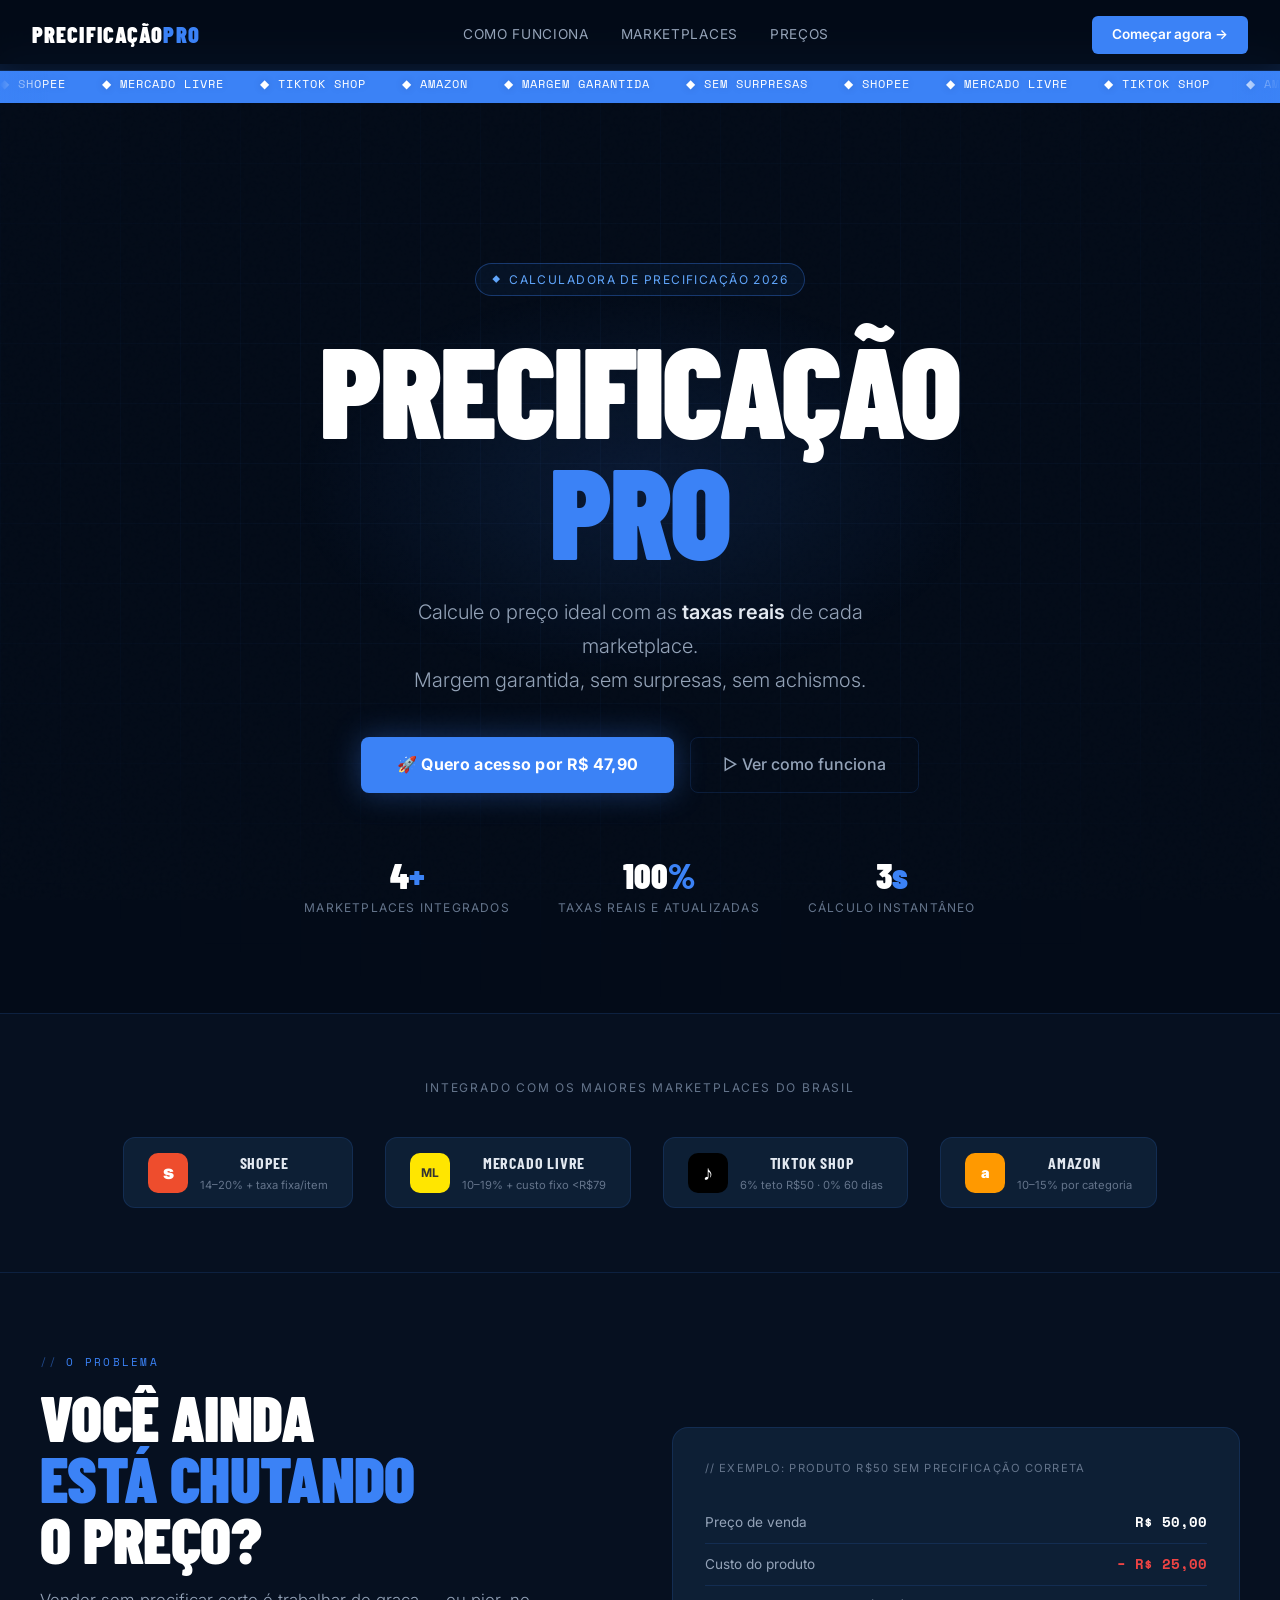
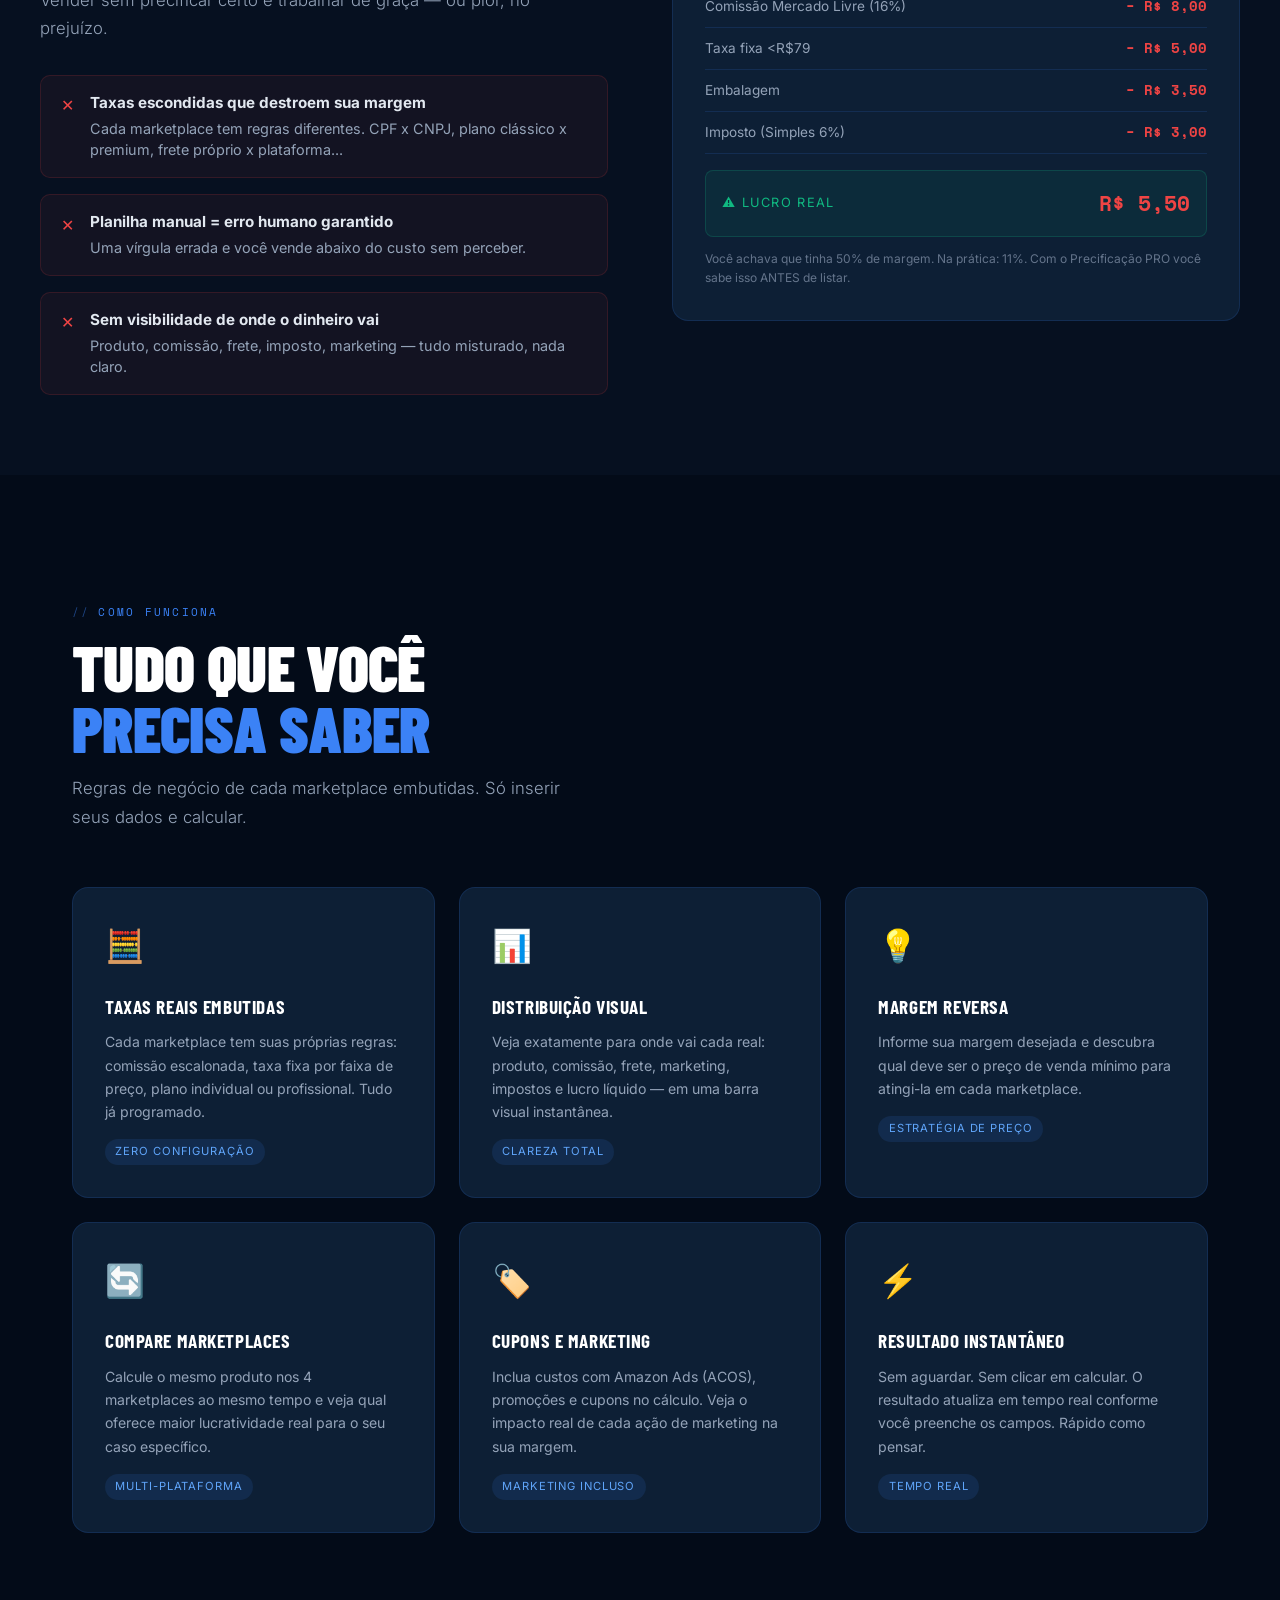
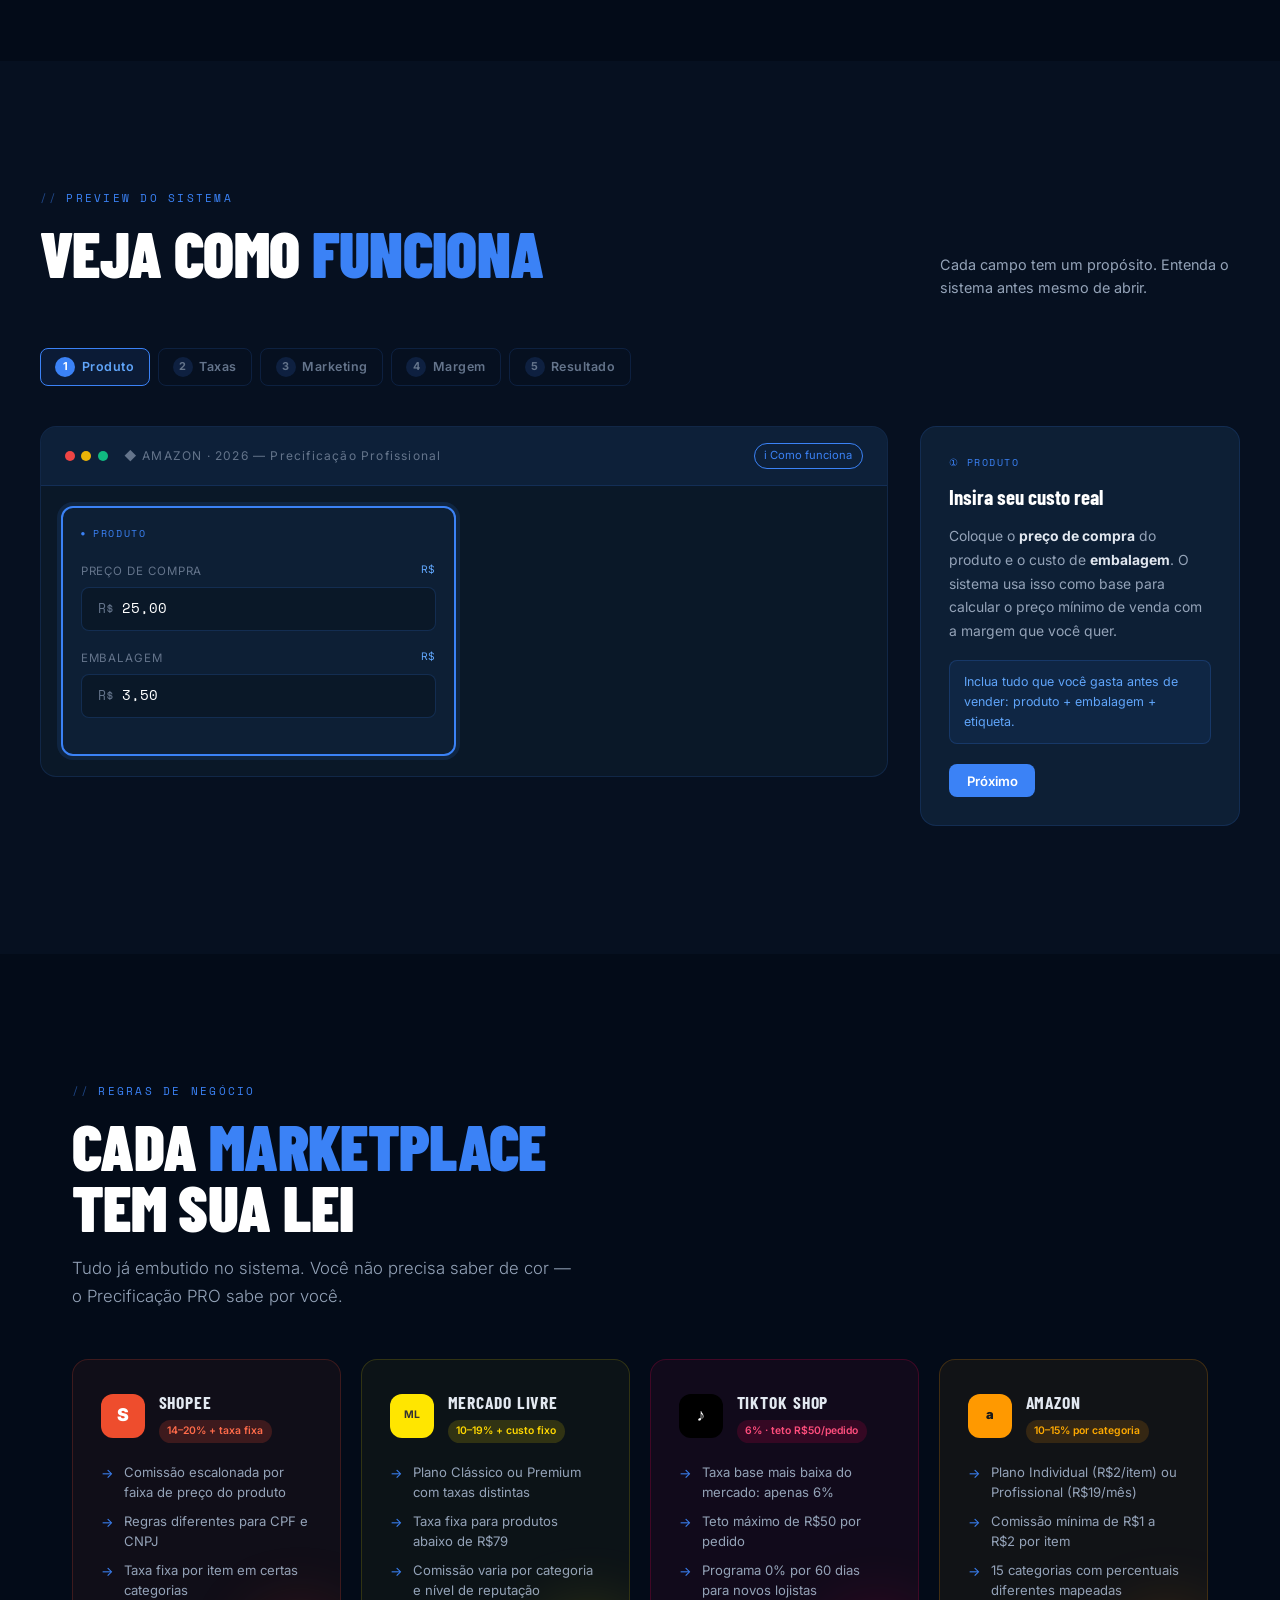
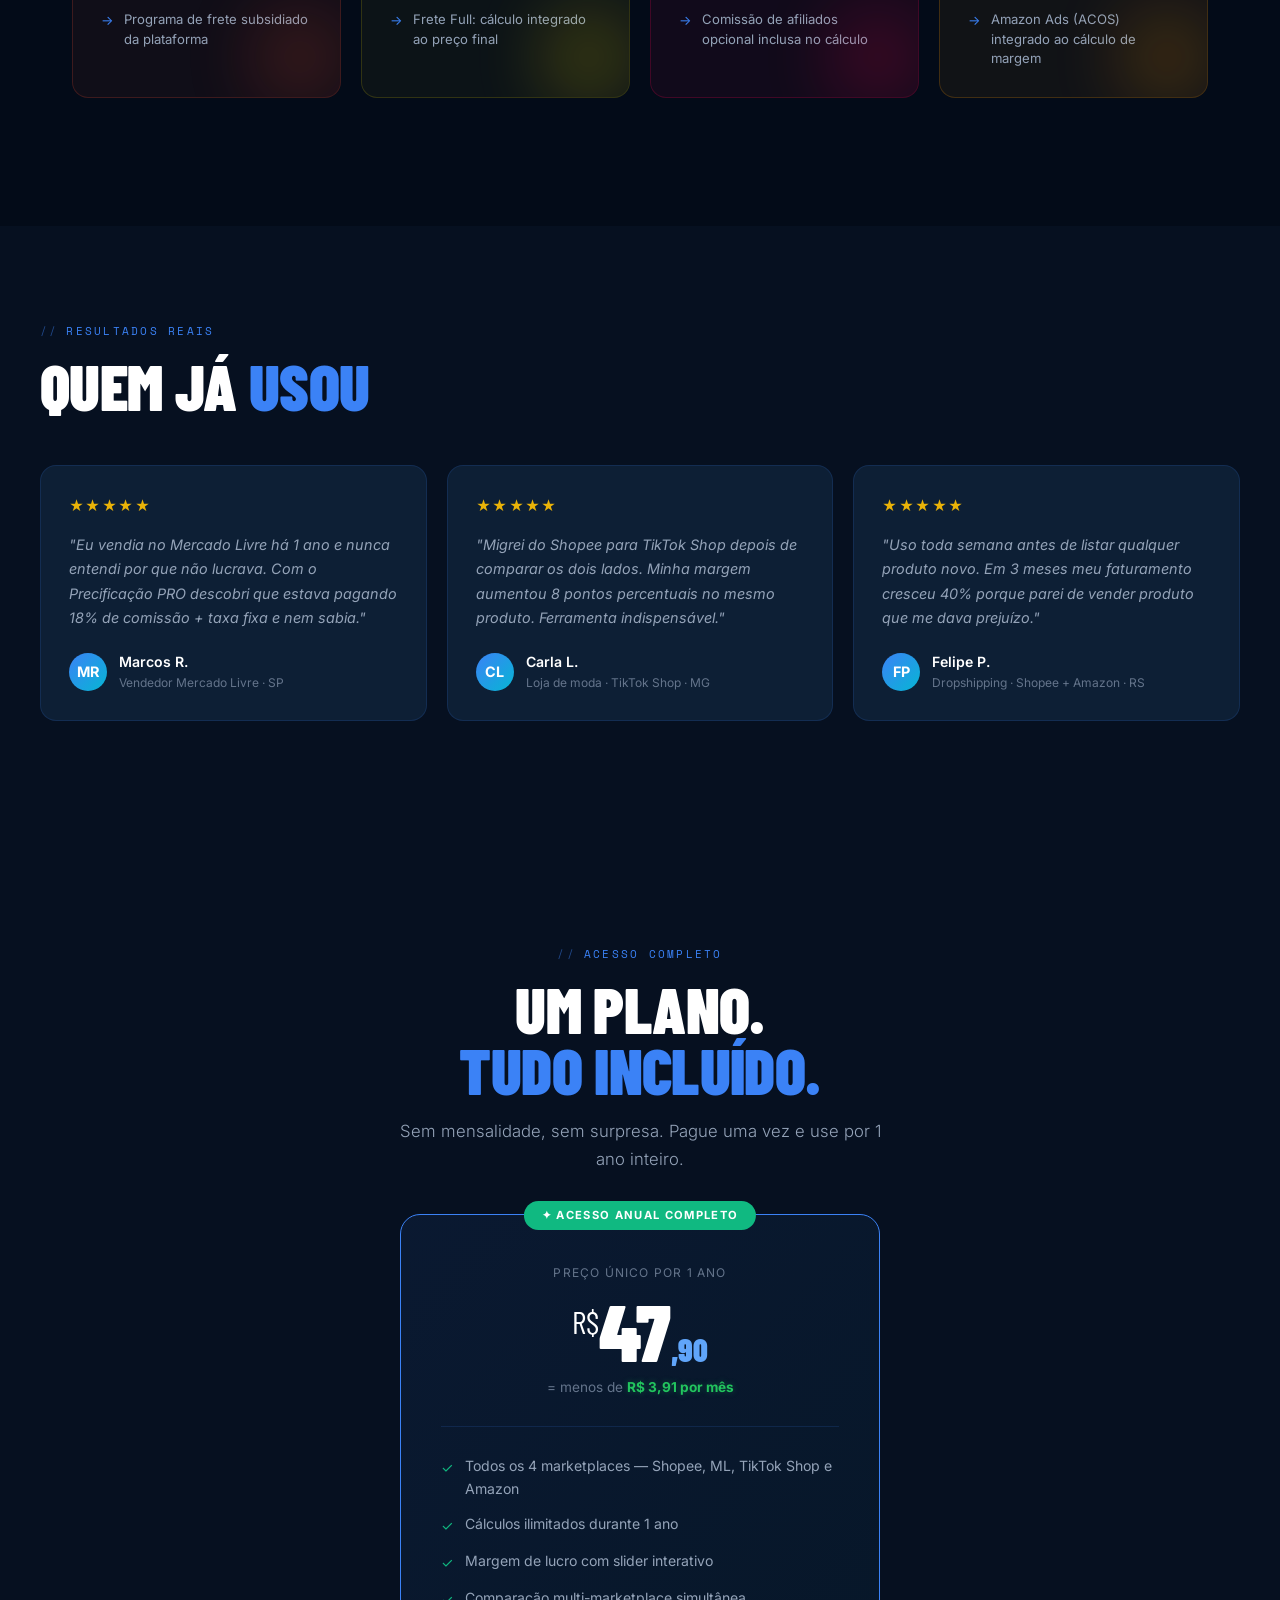
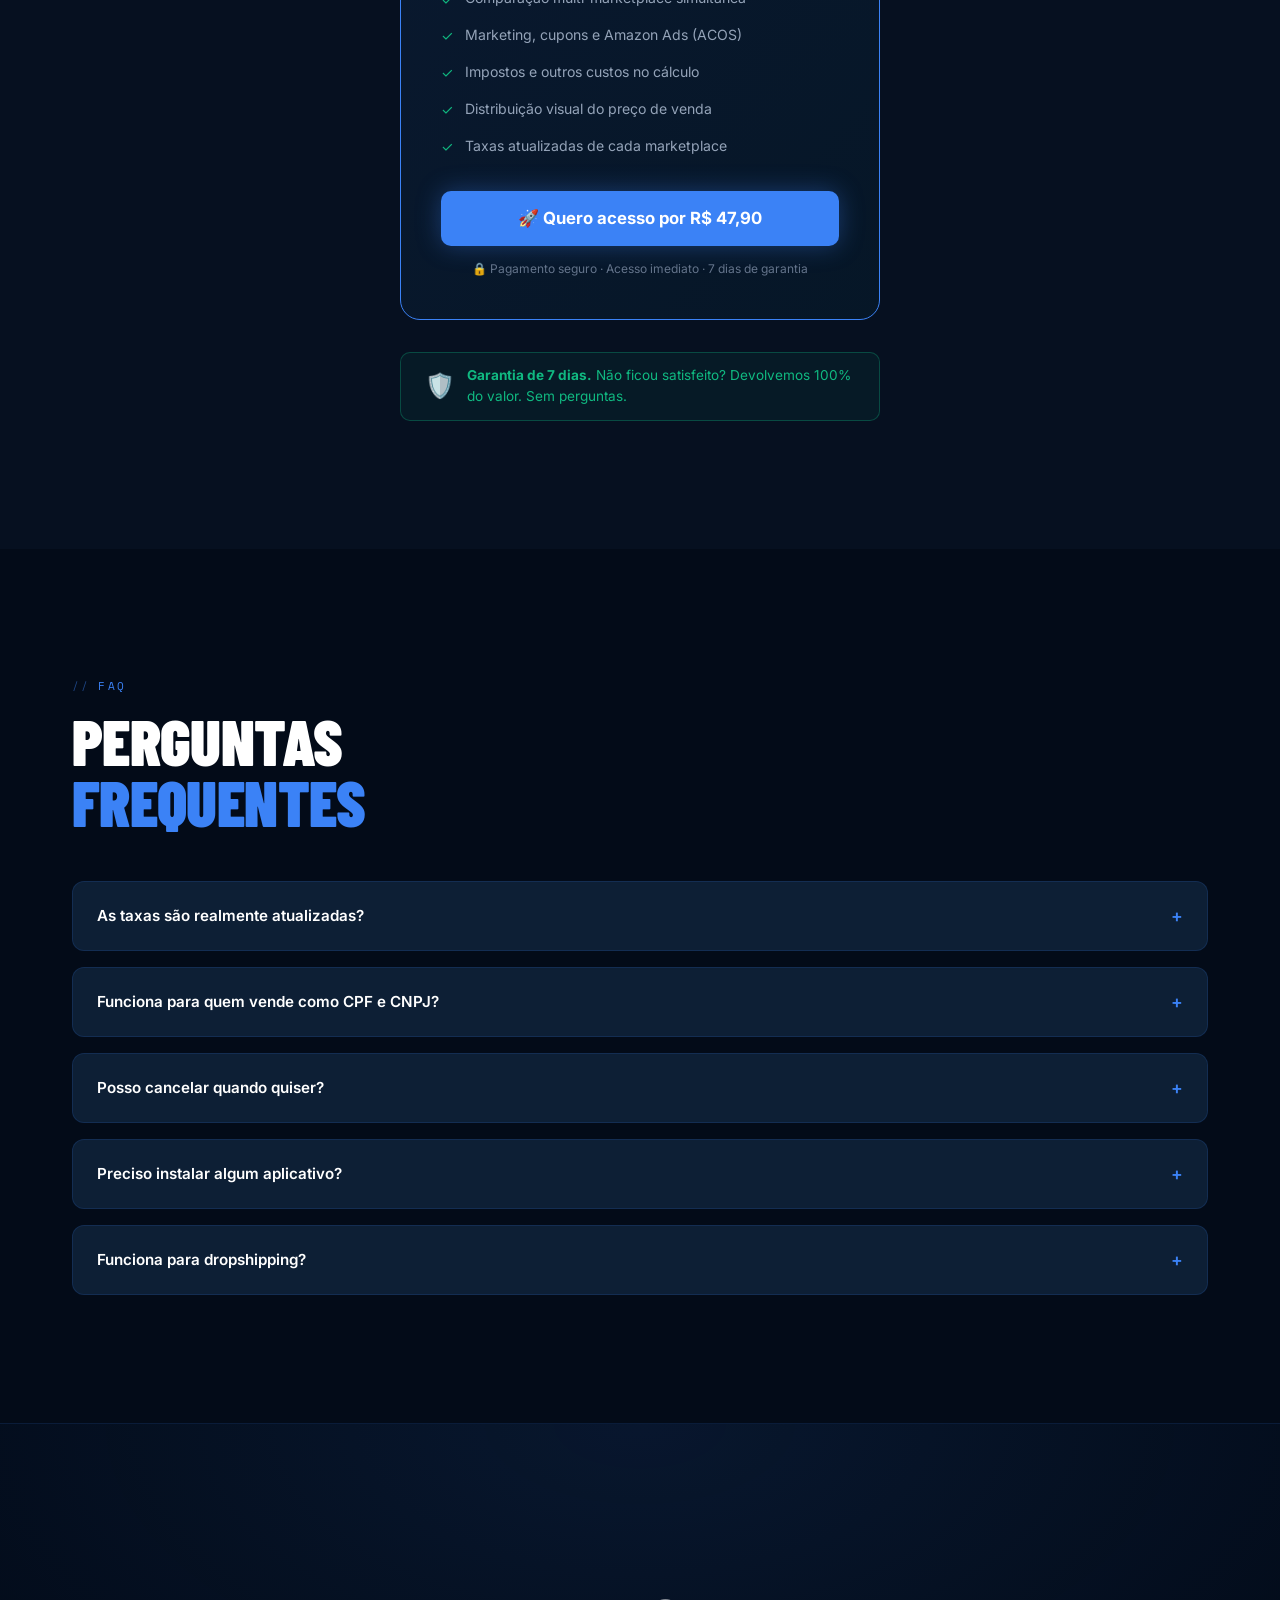
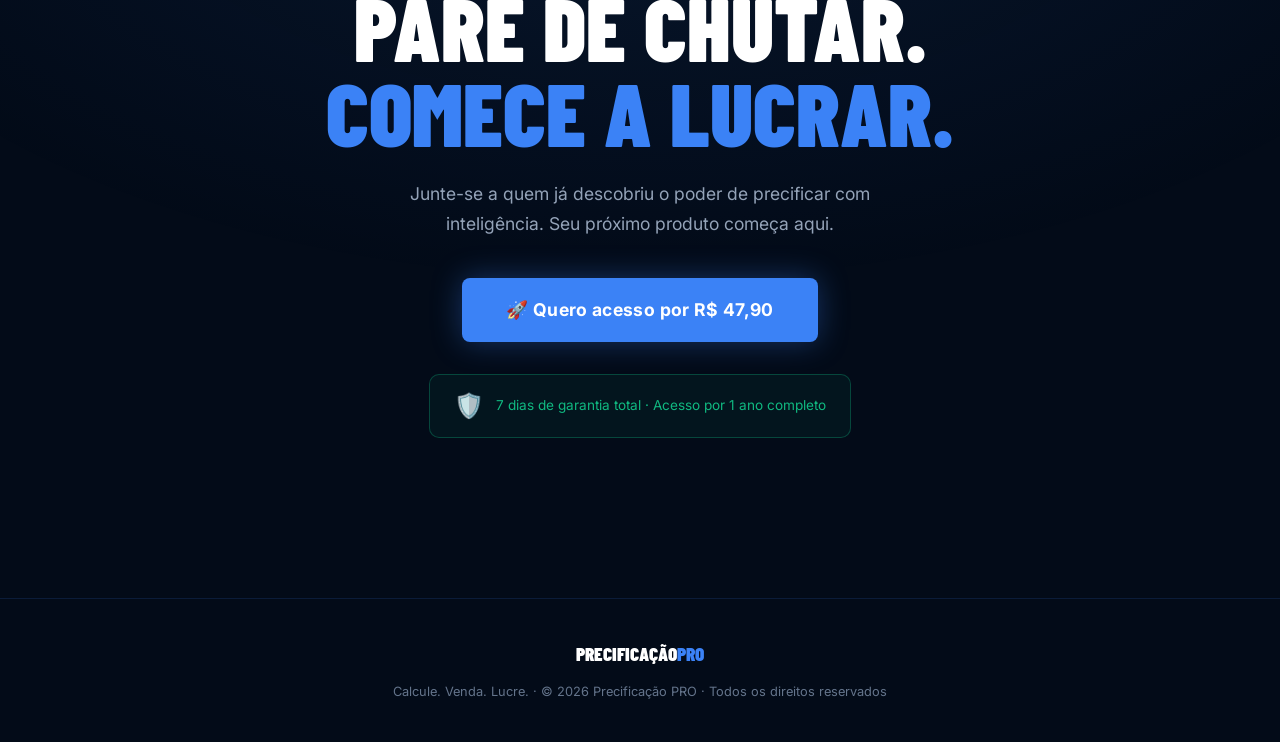
<file: public/index.html>
<!doctype html>
<html lang="pt-BR">
  <head>
    <meta charset="UTF-8" />
    <meta name="viewport" content="width=device-width, initial-scale=1.0" />
    <title>Precificação PRO 2026 — Calcule. Venda. Lucre.</title>
    <link
      href="https://fonts.googleapis.com/css2?family=Space+Mono:wght@400;700&family=Barlow+Condensed:wght@400;600;700;900&family=Inter:wght@300;400;500;600&display=swap"
      rel="stylesheet"
    />
    <link rel="stylesheet" href="css/variables.css" />
    <link rel="stylesheet" href="css/base.css" />
    <link rel="stylesheet" href="css/components.css" />
    <link rel="stylesheet" href="css/sections.css" />
    <link rel="stylesheet" href="css/responsive.css" />
  </head>
  <body>
    <!-- NAV -->
    <nav class="navbar">
      <div class="nav-logo">PRECIFICAÇÃO<span>PRO</span></div>
      <div class="nav-links">
        <a href="#funciona">Como funciona</a>
        <a href="#marketplaces">Marketplaces</a>
        <a href="#precos">Preços</a>
      </div>
      <a href="#precos" class="btn-nav">Começar agora →</a>
    </nav>

    <!-- TICKER -->
    <div class="ticker-wrap">
      <div class="ticker">
        <span class="ticker-item">◆ SHOPEE</span>
        <span class="ticker-item">◆ MERCADO LIVRE</span>
        <span class="ticker-item">◆ TIKTOK SHOP</span>
        <span class="ticker-item">◆ AMAZON</span>
        <span class="ticker-item">◆ MARGEM GARANTIDA</span>
        <span class="ticker-item">◆ SEM SURPRESAS</span>
        <span class="ticker-item">◆ SHOPEE</span>
        <span class="ticker-item">◆ MERCADO LIVRE</span>
        <span class="ticker-item">◆ TIKTOK SHOP</span>
        <span class="ticker-item">◆ AMAZON</span>
        <span class="ticker-item">◆ MARGEM GARANTIDA</span>
        <span class="ticker-item">◆ SEM SURPRESAS</span>
      </div>
    </div>

    <!-- HERO -->
    <section class="hero">
      <div class="hero-grid"></div>
      <div class="hero-glow"></div>

      <div class="badge">Calculadora de Precificação 2026</div>

      <h1 class="hero-title">
        <span class="white">PRECIFICAÇÃO</span><br />
        <span class="blue">PRO</span>
      </h1>

      <p class="hero-sub">
        Calcule o preço ideal com as <strong>taxas reais</strong> de cada
        marketplace.<br />
        Margem garantida, sem surpresas, sem achismos.
      </p>

      <div class="hero-cta">
        <a href="https://pay.hotmart.com/P104882977Y" class="btn-primary"
          >🚀 Quero acesso por R$ 47,90</a
        >
        <a href="#funciona" class="btn-ghost">▷ Ver como funciona</a>
      </div>

      <div class="hero-stats">
        <div class="stat">
          <div class="stat-num">4<span>+</span></div>
          <div class="stat-label">Marketplaces integrados</div>
        </div>
        <div class="stat">
          <div class="stat-num">100<span>%</span></div>
          <div class="stat-label">Taxas reais e atualizadas</div>
        </div>

        <div class="stat">
          <div class="stat-num">3<span>s</span></div>
          <div class="stat-label">Cálculo instantâneo</div>
        </div>
      </div>
    </section>

    <!-- LOGOS SECTION -->
    <section class="logos-section">
      <p class="logos-label">Integrado com os maiores marketplaces do Brasil</p>
      <div class="logos-grid">
        <div class="logo-card">
          <div class="logo-icon shopee">s</div>
          <div>
            <div class="logo-name">SHOPEE</div>
            <div class="logo-fee">14–20% + taxa fixa/item</div>
          </div>
        </div>
        <div class="logo-card">
          <div class="logo-icon ml">ML</div>
          <div>
            <div class="logo-name">MERCADO LIVRE</div>
            <div class="logo-fee">10–19% + custo fixo &lt;R$79</div>
          </div>
        </div>
        <div class="logo-card">
          <div class="logo-icon tiktok">♪</div>
          <div>
            <div class="logo-name">TIKTOK SHOP</div>
            <div class="logo-fee">6% teto R$50 · 0% 60 dias</div>
          </div>
        </div>
        <div class="logo-card">
          <div class="logo-icon amazon">a</div>
          <div>
            <div class="logo-name">AMAZON</div>
            <div class="logo-fee">10–15% por categoria</div>
          </div>
        </div>
      </div>
    </section>

    <!-- PROBLEM -->
    <section class="problem-section">
      <div class="problem-inner">
        <div class="problem-grid">
          <div>
            <div class="section-label">O problema</div>
            <h2 class="section-title">
              VOCÊ AINDA<br /><span>ESTÁ CHUTANDO</span><br />O PREÇO?
            </h2>
            <p class="section-desc">
              Vender sem precificar certo é trabalhar de graça — ou pior, no
              prejuízo.
            </p>
            <ul class="pain-list">
              <li class="pain-item">
                <span class="pain-icon">✕</span>
                <div class="pain-text">
                  <strong>Taxas escondidas que destroem sua margem</strong>
                  Cada marketplace tem regras diferentes. CPF x CNPJ, plano
                  clássico x premium, frete próprio x plataforma...
                </div>
              </li>
              <li class="pain-item">
                <span class="pain-icon">✕</span>
                <div class="pain-text">
                  <strong>Planilha manual = erro humano garantido</strong>
                  Uma vírgula errada e você vende abaixo do custo sem perceber.
                </div>
              </li>
              <li class="pain-item">
                <span class="pain-icon">✕</span>
                <div class="pain-text">
                  <strong>Sem visibilidade de onde o dinheiro vai</strong>
                  Produto, comissão, frete, imposto, marketing — tudo misturado,
                  nada claro.
                </div>
              </li>
            </ul>
          </div>

          <div class="problem-visual">
            <div class="pv-label">
              // Exemplo: Produto R$50 sem precificação correta
            </div>
            <div class="calc-row">
              <span class="calc-label">Preço de venda</span>
              <span class="calc-val white">R$ 50,00</span>
            </div>
            <div class="calc-row">
              <span class="calc-label">Custo do produto</span>
              <span class="calc-val red">− R$ 25,00</span>
            </div>
            <div class="calc-row">
              <span class="calc-label">Comissão Mercado Livre (16%)</span>
              <span class="calc-val red">− R$ 8,00</span>
            </div>
            <div class="calc-row">
              <span class="calc-label">Taxa fixa &lt;R$79</span>
              <span class="calc-val red">− R$ 5,00</span>
            </div>
            <div class="calc-row">
              <span class="calc-label">Embalagem</span>
              <span class="calc-val red">− R$ 3,50</span>
            </div>
            <div class="calc-row">
              <span class="calc-label">Imposto (Simples 6%)</span>
              <span class="calc-val red">− R$ 3,00</span>
            </div>
            <div class="calc-total">
              <span class="calc-total-label">⚠ Lucro real</span>
              <span class="calc-total-val red-text">R$ 5,50</span>
            </div>
            <p class="calc-note">
              Você achava que tinha 50% de margem. Na prática: 11%. Com o
              Precificação PRO você sabe isso ANTES de listar.
            </p>
          </div>
        </div>
      </div>
    </section>

    <!-- FEATURES -->
    <section id="funciona" class="section reveal">
      <div class="section-label">Como funciona</div>
      <h2 class="section-title">
        TUDO QUE VOCÊ<br /><span>PRECISA SABER</span>
      </h2>
      <p class="section-desc">
        Regras de negócio de cada marketplace embutidas. Só inserir seus dados e
        calcular.
      </p>

      <div class="features-grid">
        <div class="feat-card">
          <div class="feat-icon">🧮</div>
          <div class="feat-title">TAXAS REAIS EMBUTIDAS</div>
          <div class="feat-desc">
            Cada marketplace tem suas próprias regras: comissão escalonada, taxa
            fixa por faixa de preço, plano individual ou profissional. Tudo já
            programado.
          </div>
          <span class="feat-tag">Zero configuração</span>
        </div>
        <div class="feat-card">
          <div class="feat-icon">📊</div>
          <div class="feat-title">DISTRIBUIÇÃO VISUAL</div>
          <div class="feat-desc">
            Veja exatamente para onde vai cada real: produto, comissão, frete,
            marketing, impostos e lucro líquido — em uma barra visual
            instantânea.
          </div>
          <span class="feat-tag">Clareza total</span>
        </div>
        <div class="feat-card">
          <div class="feat-icon">💡</div>
          <div class="feat-title">MARGEM REVERSA</div>
          <div class="feat-desc">
            Informe sua margem desejada e descubra qual deve ser o preço de
            venda mínimo para atingi-la em cada marketplace.
          </div>
          <span class="feat-tag">Estratégia de preço</span>
        </div>
        <div class="feat-card">
          <div class="feat-icon">🔄</div>
          <div class="feat-title">COMPARE MARKETPLACES</div>
          <div class="feat-desc">
            Calcule o mesmo produto nos 4 marketplaces ao mesmo tempo e veja
            qual oferece maior lucratividade real para o seu caso específico.
          </div>
          <span class="feat-tag">Multi-plataforma</span>
        </div>
        <div class="feat-card">
          <div class="feat-icon">🏷️</div>
          <div class="feat-title">CUPONS E MARKETING</div>
          <div class="feat-desc">
            Inclua custos com Amazon Ads (ACOS), promoções e cupons no cálculo.
            Veja o impacto real de cada ação de marketing na sua margem.
          </div>
          <span class="feat-tag">Marketing incluso</span>
        </div>
        <div class="feat-card">
          <div class="feat-icon">⚡</div>
          <div class="feat-title">RESULTADO INSTANTÂNEO</div>
          <div class="feat-desc">
            Sem aguardar. Sem clicar em calcular. O resultado atualiza em tempo
            real conforme você preenche os campos. Rápido como pensar.
          </div>
          <span class="feat-tag">Tempo real</span>
        </div>
      </div>
    </section>

    <!-- DEMO/TOUR SECTION -->
    <section class="demo-section" id="demo">
      <div class="demo-inner">
        <div class="demo-header">
          <div>
            <div class="section-label">Preview do sistema</div>
            <h2 class="section-title">VEJA COMO <span>FUNCIONA</span></h2>
          </div>
          <p class="demo-header-desc">
            Cada campo tem um propósito. Entenda o sistema antes mesmo de abrir.
          </p>
        </div>

        <!-- Step indicators -->
        <div class="tour-steps">
          <div class="tour-step active" onclick="goStep(0, event)">
            <span class="ts-num">1</span> Produto
          </div>
          <div class="tour-step" onclick="goStep(1, event)">
            <span class="ts-num">2</span> Taxas
          </div>
          <div class="tour-step" onclick="goStep(2, event)">
            <span class="ts-num">3</span> Marketing
          </div>
          <div class="tour-step" onclick="goStep(3, event)">
            <span class="ts-num">4</span> Margem
          </div>
          <div class="tour-step" onclick="goStep(4, event)">
            <span class="ts-num">5</span> Resultado
          </div>
        </div>

        <!-- UI MOCKUP with annotations -->
        <div class="tour-wrap">
          <!-- STATIC MOCKUP -->
          <div class="mock-shell">
            <div class="demo-bar">
              <div class="demo-dots">
                <div class="demo-dot r"></div>
                <div class="demo-dot y"></div>
                <div class="demo-dot g"></div>
              </div>
              <span class="demo-title-bar"
                >◆ AMAZON · 2026 — Precificação Profissional</span
              >
              <span class="demo-info-btn">i Como funciona</span>
            </div>

            <div class="mock-body">
              <!-- LEFT COL -->
              <div class="mock-col">
                <!-- PANEL 1: PRODUTO -->
                <div class="mock-panel" id="mock-p0">
                  <div class="demo-panel-label">Produto</div>
                  <div class="field-group">
                    <div class="field-label">
                      Preço de Compra <span>R$</span>
                    </div>
                    <div class="field-input mock-locked">
                      <span class="field-prefix">R$</span
                      ><span class="mock-val">25,00</span>
                    </div>
                  </div>
                  <div class="field-group">
                    <div class="field-label">Embalagem <span>R$</span></div>
                    <div class="field-input mock-locked">
                      <span class="field-prefix">R$</span
                      ><span class="mock-val">3,50</span>
                    </div>
                  </div>
                </div>

                <!-- PANEL 3: MARKETING -->
                <div class="mock-panel" id="mock-p2">
                  <div class="demo-panel-label">Marketing</div>
                  <div class="field-group">
                    <div class="field-label">
                      Amazon Ads (ACOS) <span>%</span>
                    </div>
                    <div class="field-input mock-locked">
                      <span class="field-prefix">%</span
                      ><span class="mock-val">8</span>
                    </div>
                  </div>
                  <div class="field-group">
                    <div class="field-label">
                      Promoções / Cupons <span>%</span>
                    </div>
                    <div class="field-input mock-locked">
                      <span class="field-prefix">%</span
                      ><span class="mock-val">0</span>
                    </div>
                  </div>
                </div>
              </div>

              <!-- RIGHT COL -->
              <div class="mock-col">
                <!-- PANEL 2: TAXAS -->
                <div class="mock-panel" id="mock-p1">
                  <div class="demo-panel-label">Taxas Amazon</div>
                  <div class="field-group">
                    <div class="field-label">Plano</div>
                    <div class="field-input mock-locked">
                      <span class="mock-val"
                        >Profissional (grátis 1º ano / R$19/mês)</span
                      >
                    </div>
                  </div>
                  <div class="field-group">
                    <div class="field-label">
                      Comissão da Categoria <span>%</span>
                    </div>
                    <div class="field-input mock-locked">
                      <span class="mock-val">TV/Áudio — 10%</span>
                    </div>
                  </div>
                  <div class="field-group">
                    <div class="field-label">Frete próprio <span>R$</span></div>
                    <div class="field-input mock-locked">
                      <span class="field-prefix">R$</span
                      ><span class="mock-val">0</span>
                    </div>
                  </div>
                </div>

                <!-- PANEL 4: IMPOSTOS -->
                <div class="mock-panel" id="mock-p3-extra">
                  <div class="demo-panel-label red-label">
                    Impostos & Outros
                  </div>
                  <div class="field-group">
                    <div class="field-label">Imposto <span>%</span></div>
                    <div class="field-input mock-locked">
                      <span class="field-prefix">%</span
                      ><span class="mock-val">6</span>
                    </div>
                  </div>
                  <div class="field-group">
                    <div class="field-label">Outros custos <span>%</span></div>
                    <div class="field-input mock-locked">
                      <span class="field-prefix">%</span
                      ><span class="mock-val">0</span>
                    </div>
                  </div>
                </div>
              </div>

              <!-- MARGEM PANEL full-width -->
              <div class="mock-panel mock-result" id="mock-p4">
                <div class="margem-header">
                  <div class="margem-title">
                    <span class="margem-icon">🎯</span>
                    <span>Margem de Lucro Desejada</span>
                  </div>
                  <span class="margem-value">80%</span>
                </div>
                <div class="mock-slider-track">
                  <div class="mock-slider-fill" style="width: 80%"></div>
                  <div class="mock-slider-thumb" style="left: 80%"></div>
                </div>
                <div class="slider-labels">
                  <span>1%</span>
                  <span>20%</span>
                  <span>40%</span>
                  <span>60%</span>
                  <span class="active">80%</span>
                </div>
              </div>

              <!-- RESULT PANEL full-width -->
              <div class="mock-panel mock-result" id="mock-p3">
                <div class="demo-panel-label">
                  // Distribuição do Preço de Venda
                </div>
                <div class="result-bar-wrap">
                  <div class="rb produto" style="width: 47%">47,3%</div>
                  <div class="rb taxa" style="width: 13%">12,7%</div>
                  <div class="rb lucro" style="width: 40%">40,0%</div>
                </div>
                <div class="legend">
                  <div class="leg-item">
                    <div class="leg-dot blue"></div>
                    Produto
                  </div>
                  <div class="leg-item">
                    <div class="leg-dot red"></div>
                    Amazon (comis+frete)
                  </div>
                  <div class="leg-item">
                    <div class="leg-dot green"></div>
                    Lucro Líquido
                  </div>
                </div>
                <div class="result-numbers">
                  <div class="rnum">
                    <div class="rnum-val blue">R$ 59,90</div>
                    <div class="rnum-label">Preço de Venda</div>
                  </div>
                  <div class="rnum">
                    <div class="rnum-val red">R$ 7,61</div>
                    <div class="rnum-label">Total de Taxas</div>
                  </div>
                  <div class="rnum">
                    <div class="rnum-val green">R$ 23,94</div>
                    <div class="rnum-label">Lucro Líquido</div>
                  </div>
                </div>
              </div>
            </div>
          </div>

          <!-- ANNOTATION CARDS -->
          <div class="annot-area">
            <!-- Step 0: Produto -->
            <div class="annot-card active" id="annot-0">
              <div class="annot-num">① PRODUTO</div>
              <h3 class="annot-title">Insira seu custo real</h3>
              <p class="annot-text">
                Coloque o <strong>preço de compra</strong> do produto e o custo
                de <strong>embalagem</strong>. O sistema usa isso como base para
                calcular o preço mínimo de venda com a margem que você quer.
              </p>
              <div class="annot-tip">
                Inclua tudo que você gasta antes de vender: produto + embalagem
                + etiqueta.
              </div>
              <div class="annot-nav">
                <button class="annot-btn" onclick="goStep(1, event)">
                  Próximo
                </button>
              </div>
            </div>

            <!-- Step 1: Taxas -->
            <div class="annot-card" id="annot-1">
              <div class="annot-num">② TAXAS DO MARKETPLACE</div>
              <h3 class="annot-title">Regras embutidas, zero complicação</h3>
              <p class="annot-text">
                Selecione o <strong>plano</strong> (Individual ou Profissional)
                e a <strong>categoria</strong> do produto. O sistema já conhece
                todas as tabelas de comissão da Amazon — de 10% a 15% por
                categoria — e aplica automaticamente.
              </p>
              <div class="annot-tip">
                Não sabe a categoria? O sistema sugere com base no tipo de
                produto que você cadastra.
              </div>
              <div class="annot-nav">
                <button class="annot-btn ghost" onclick="goStep(0, event)">
                  Voltar
                </button>
                <button class="annot-btn" onclick="goStep(2, event)">
                  Próximo
                </button>
              </div>
            </div>

            <!-- Step 2: Marketing -->
            <div class="annot-card" id="annot-2">
              <div class="annot-num">③ MARKETING</div>
              <h3 class="annot-title">Anúncio e cupom no cálculo</h3>
              <p class="annot-text">
                Informe o <strong>ACOS</strong> (custo do Amazon Ads em %) e o
                desconto de promoções. Esses custos são somados antes de
                calcular sua margem — assim você nunca vende no prejuízo por
                causa de anúncio.
              </p>
              <div class="annot-tip">
                Se não faz anúncio, deixe em 0. Você ainda vê o resultado limpo.
              </div>
              <div class="annot-nav">
                <button class="annot-btn ghost" onclick="goStep(1, event)">
                  Voltar
                </button>
                <button class="annot-btn" onclick="goStep(3, event)">
                  Próximo
                </button>
              </div>
            </div>

            <!-- Step 3: Margem -->
            <div class="annot-card" id="annot-3">
              <div class="annot-num">④ MARGEM DE LUCRO DESEJADA</div>
              <h3 class="annot-title">Você define quanto quer ganhar</h3>
              <p class="annot-text">
                Arraste o <strong>slider</strong> até a margem que você quer
                lucrar. O sistema calcula automaticamente qual deve ser o
                <strong>preço mínimo de venda</strong> para garantir essa margem
                após todas as taxas e custos.
              </p>
              <div class="annot-tip">
                Quer 30% de lucro líquido? Defina 30% — o sistema entrega o
                preço exato para isso.
              </div>
              <div class="annot-nav">
                <button class="annot-btn ghost" onclick="goStep(2, event)">
                  Voltar
                </button>
                <button class="annot-btn" onclick="goStep(4, event)">
                  Próximo
                </button>
              </div>
            </div>

            <!-- Step 4: Resultado -->
            <div class="annot-card" id="annot-4">
              <div class="annot-num">⑤ RESULTADO</div>
              <h3 class="annot-title">Tudo claro de uma vez</h3>
              <p class="annot-text">
                A <strong>barra visual</strong> mostra para onde vai cada
                centavo do preço de venda. Você vê em tempo real: quanto é custo
                de produto, quanto a Amazon leva e quanto sobra de
                <strong>lucro líquido</strong>.
              </p>
              <div class="annot-tip">
                O preço de venda é calculado automaticamente para garantir a
                margem que você definiu.
              </div>
              <div class="annot-nav">
                <button class="annot-btn ghost" onclick="goStep(3, event)">
                  Voltar
                </button>
                <a href="#precos" class="annot-btn cta">Quero usar agora</a>
              </div>
            </div>
          </div>
        </div>
      </div>
    </section>

    <!-- MARKETPLACES -->
    <section id="marketplaces" class="section reveal">
      <div class="section-label">Regras de negócio</div>
      <h2 class="section-title">
        CADA <span>MARKETPLACE</span><br />TEM SUA LEI
      </h2>
      <p class="section-desc">
        Tudo já embutido no sistema. Você não precisa saber de cor — o
        Precificação PRO sabe por você.
      </p>

      <div class="mp-grid">
        <div class="mp-card shopee">
          <div class="mp-header">
            <div class="mp-logo shopee">S</div>
            <div>
              <div class="mp-name">SHOPEE</div>
              <div class="mp-badge">14–20% + taxa fixa</div>
            </div>
          </div>
          <ul class="mp-rules">
            <li class="mp-rule">
              Comissão escalonada por faixa de preço do produto
            </li>
            <li class="mp-rule">Regras diferentes para CPF e CNPJ</li>
            <li class="mp-rule">Taxa fixa por item em certas categorias</li>
            <li class="mp-rule">Programa de frete subsidiado da plataforma</li>
          </ul>
        </div>

        <div class="mp-card ml">
          <div class="mp-header">
            <div class="mp-logo ml">ML</div>
            <div>
              <div class="mp-name">MERCADO LIVRE</div>
              <div class="mp-badge">10–19% + custo fixo</div>
            </div>
          </div>
          <ul class="mp-rules">
            <li class="mp-rule">
              Plano Clássico ou Premium com taxas distintas
            </li>
            <li class="mp-rule">Taxa fixa para produtos abaixo de R$79</li>
            <li class="mp-rule">
              Comissão varia por categoria e nível de reputação
            </li>
            <li class="mp-rule">
              Frete Full: cálculo integrado ao preço final
            </li>
          </ul>
        </div>

        <div class="mp-card tiktok">
          <div class="mp-header">
            <div class="mp-logo tiktok">♪</div>
            <div>
              <div class="mp-name">TIKTOK SHOP</div>
              <div class="mp-badge">6% · teto R$50/pedido</div>
            </div>
          </div>
          <ul class="mp-rules">
            <li class="mp-rule">Taxa base mais baixa do mercado: apenas 6%</li>
            <li class="mp-rule">Teto máximo de R$50 por pedido</li>
            <li class="mp-rule">Programa 0% por 60 dias para novos lojistas</li>
            <li class="mp-rule">
              Comissão de afiliados opcional inclusa no cálculo
            </li>
          </ul>
        </div>

        <div class="mp-card amazon">
          <div class="mp-header">
            <div class="mp-logo amazon">a</div>
            <div>
              <div class="mp-name">AMAZON</div>
              <div class="mp-badge">10–15% por categoria</div>
            </div>
          </div>
          <ul class="mp-rules">
            <li class="mp-rule">
              Plano Individual (R$2/item) ou Profissional (R$19/mês)
            </li>
            <li class="mp-rule">Comissão mínima de R$1 a R$2 por item</li>
            <li class="mp-rule">
              15 categorias com percentuais diferentes mapeadas
            </li>
            <li class="mp-rule">
              Amazon Ads (ACOS) integrado ao cálculo de margem
            </li>
          </ul>
        </div>
      </div>
    </section>

    <!-- TESTIMONIALS -->
    <section class="testimonials-section">
      <div class="testimonials-inner">
        <div class="section-label">Resultados reais</div>
        <h2 class="section-title">QUEM JÁ <span>USOU</span></h2>
        <div class="test-grid">
          <div class="test-card">
            <div class="stars">★★★★★</div>
            <p class="test-text">
              "Eu vendia no Mercado Livre há 1 ano e nunca entendi por que não
              lucrava. Com o Precificação PRO descobri que estava pagando 18% de
              comissão + taxa fixa e nem sabia."
            </p>
            <div class="test-author">
              <div class="test-avatar">MR</div>
              <div>
                <div class="test-name">Marcos R.</div>
                <div class="test-role">Vendedor Mercado Livre · SP</div>
              </div>
            </div>
          </div>
          <div class="test-card">
            <div class="stars">★★★★★</div>
            <p class="test-text">
              "Migrei do Shopee para TikTok Shop depois de comparar os dois
              lados. Minha margem aumentou 8 pontos percentuais no mesmo
              produto. Ferramenta indispensável."
            </p>
            <div class="test-author">
              <div class="test-avatar">CL</div>
              <div>
                <div class="test-name">Carla L.</div>
                <div class="test-role">Loja de moda · TikTok Shop · MG</div>
              </div>
            </div>
          </div>
          <div class="test-card">
            <div class="stars">★★★★★</div>
            <p class="test-text">
              "Uso toda semana antes de listar qualquer produto novo. Em 3 meses
              meu faturamento cresceu 40% porque parei de vender produto que me
              dava prejuízo."
            </p>
            <div class="test-author">
              <div class="test-avatar">FP</div>
              <div>
                <div class="test-name">Felipe P.</div>
                <div class="test-role">Dropshipping · Shopee + Amazon · RS</div>
              </div>
            </div>
          </div>
        </div>
      </div>
    </section>

    <!-- PRICING -->
    <section class="pricing-section" id="precos">
      <div class="pricing-inner">
        <div class="section-label center">Acesso completo</div>
        <h2 class="section-title center">
          UM PLANO.<br /><span>TUDO INCLUÍDO.</span>
        </h2>
        <p class="section-desc center">
          Sem mensalidade, sem surpresa. Pague uma vez e use por 1 ano inteiro.
        </p>

        <div class="pricing-card-wrapper">
          <div class="price-card featured">
            <div class="price-badge">✦ ACESSO ANUAL COMPLETO</div>

            <div class="price-header">
              <div class="price-sublabel">Preço único por 1 ano</div>
              <div class="price-val">
                <span class="price-currency">R$</span>47<span
                  class="price-cents"
                  >,90</span
                >
              </div>
              <div class="price-monthly">
                = menos de <strong>R$ 3,91 por mês</strong>
              </div>
            </div>

            <div class="price-divider"></div>

            <ul class="price-features">
              <li class="pf">
                <span class="pf-check">✓</span>Todos os 4 marketplaces — Shopee,
                ML, TikTok Shop e Amazon
              </li>
              <li class="pf">
                <span class="pf-check">✓</span>Cálculos ilimitados durante 1 ano
              </li>
              <li class="pf">
                <span class="pf-check">✓</span>Margem de lucro com slider
                interativo
              </li>
              <li class="pf">
                <span class="pf-check">✓</span>Comparação multi-marketplace
                simultânea
              </li>
              <li class="pf">
                <span class="pf-check">✓</span>Marketing, cupons e Amazon Ads
                (ACOS)
              </li>
              <li class="pf">
                <span class="pf-check">✓</span>Impostos e outros custos no
                cálculo
              </li>
              <li class="pf">
                <span class="pf-check">✓</span>Distribuição visual do preço de
                venda
              </li>
              <li class="pf">
                <span class="pf-check">✓</span>Taxas atualizadas de cada
                marketplace
              </li>
            </ul>
            <a href="https://pay.hotmart.com/P104882977Y">
              <button
                class="price-cta solid"
                href="https://pay.hotmart.com/P104882977Y"
              >
                🚀 Quero acesso por R$ 47,90
              </button></a
            >

            <p class="price-secure">
              🔒 Pagamento seguro · Acesso imediato · 7 dias de garantia
            </p>
          </div>
        </div>

        <div class="guarantee">
          <span class="guarantee-icon">🛡️</span>
          <div>
            <strong>Garantia de 7 dias.</strong> Não ficou satisfeito?
            Devolvemos 100% do valor. Sem perguntas.
          </div>
        </div>
      </div>
    </section>

    <!-- FAQ -->
    <section class="section reveal">
      <div class="section-label">FAQ</div>
      <h2 class="section-title">PERGUNTAS<br /><span>FREQUENTES</span></h2>

      <div class="faq-list">
        <div class="faq-item">
          <div class="faq-q" onclick="toggleFaq(this)">
            As taxas são realmente atualizadas? <span class="arrow">+</span>
          </div>
          <div class="faq-a">
            Sim. Monitoramos as tabelas de comissão de cada marketplace e
            atualizamos o sistema sempre que há mudança. Você não precisa ficar
            verificando nas páginas dos marketplaces.
          </div>
        </div>
        <div class="faq-item">
          <div class="faq-q" onclick="toggleFaq(this)">
            Funciona para quem vende como CPF e CNPJ?
            <span class="arrow">+</span>
          </div>
          <div class="faq-a">
            Sim! A Shopee, por exemplo, tem regras diferentes para CPF e CNPJ. O
            sistema pergunta seu tipo de conta e aplica as regras corretas
            automaticamente.
          </div>
        </div>
        <div class="faq-item">
          <div class="faq-q" onclick="toggleFaq(this)">
            Posso cancelar quando quiser? <span class="arrow">+</span>
          </div>
          <div class="faq-a">
            Sim, sem burocracia. Você cancela pelo próprio painel em menos de 1
            minuto. Sem multas, sem carência. E ainda tem 7 dias de garantia
            para testar à vontade.
          </div>
        </div>
        <div class="faq-item">
          <div class="faq-q" onclick="toggleFaq(this)">
            Preciso instalar algum aplicativo? <span class="arrow">+</span>
          </div>
          <div class="faq-a">
            Não. O Precificação PRO é 100% online. Acesse pelo navegador do
            celular, tablet ou computador. Sem instalação, sem cadastros
            complicados.
          </div>
        </div>
        <div class="faq-item">
          <div class="faq-q" onclick="toggleFaq(this)">
            Funciona para dropshipping? <span class="arrow">+</span>
          </div>
          <div class="faq-a">
            Perfeitamente. Basta inserir o preço de custo do fornecedor +
            embalagem + frete e o sistema calcula o preço mínimo de venda para
            sua margem alvo em cada marketplace.
          </div>
        </div>
      </div>
    </section>

    <!-- CTA FINAL -->
    <section class="cta-final">
      <h2>PARE DE CHUTAR.<br /><span>COMECE A LUCRAR.</span></h2>
      <p>
        Junte-se a quem já descobriu o poder de precificar com inteligência. Seu
        próximo produto começa aqui.
      </p>
      <a href="https://pay.hotmart.com/P104882977Y" class="btn-primary large"
        >🚀 Quero acesso por R$ 47,90</a
      >
      <br />
      <div class="guarantee inline">
        <span class="guarantee-icon">🛡️</span>
        7 dias de garantia total · Acesso por 1 ano completo
      </div>
    </section>

    <!-- FOOTER -->
    <footer>
      <div class="footer-logo">PRECIFICAÇÃO<span>PRO</span></div>
      <p>
        Calcule. Venda. Lucre. · © 2026 Precificação PRO · Todos os direitos
        reservados
      </p>
    </footer>

    <script src="js/main.js"></script>
  </body>
</html>
</file>
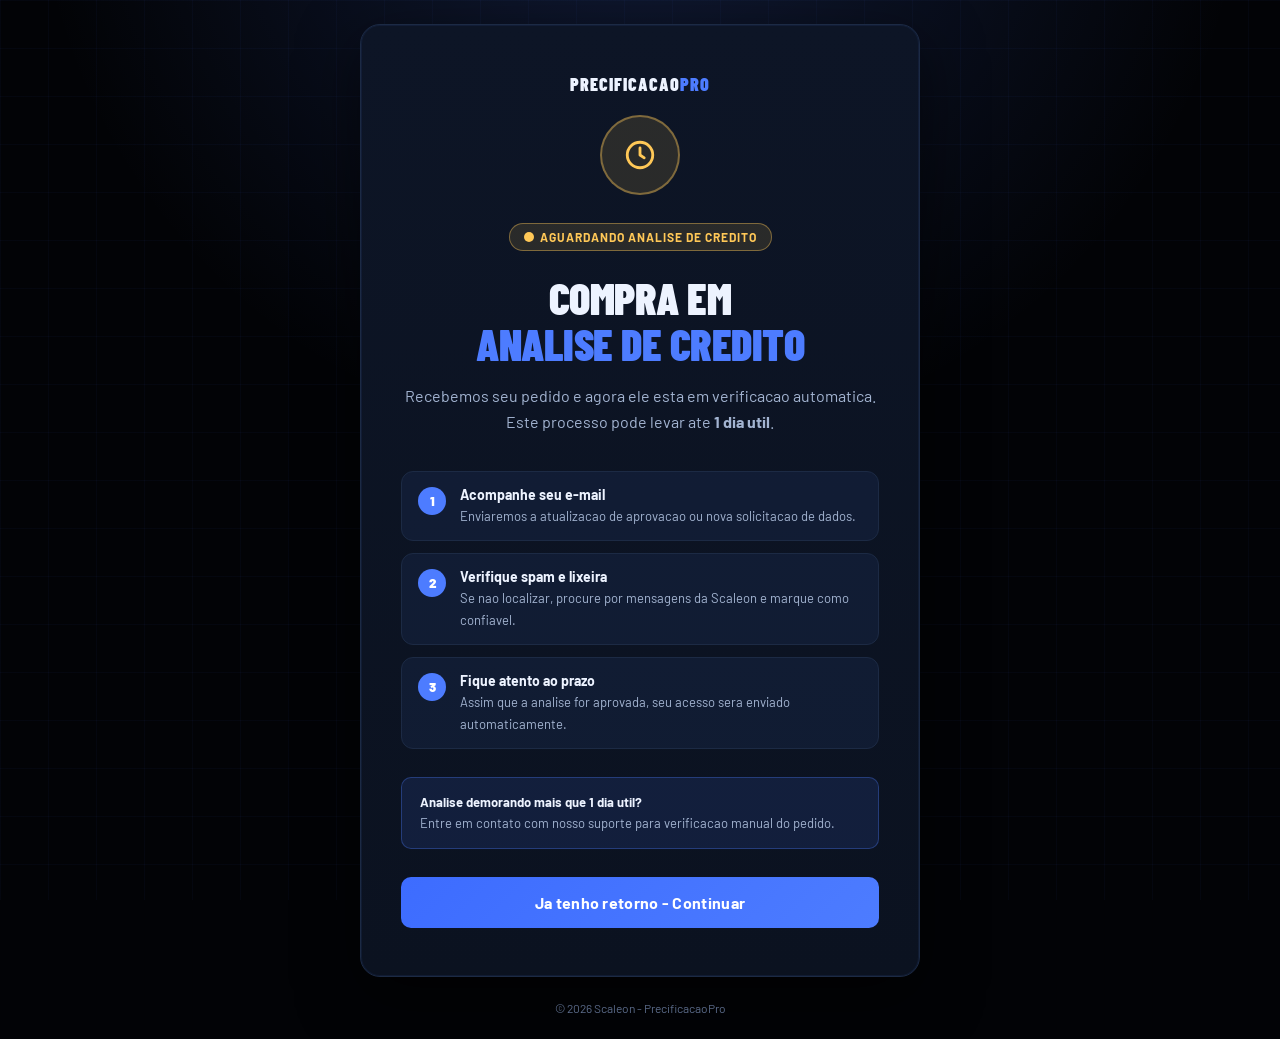
<file: public/aguardando-analise-credito.html>
<!doctype html>
<html lang="pt-BR">
  <head>
    <meta charset="UTF-8" />
    <meta name="viewport" content="width=device-width, initial-scale=1.0" />
    <title>Compra em Analise de Credito - PrecificacaoPro</title>
    <link
      href="https://fonts.googleapis.com/css2?family=Barlow:wght@400;600;700;900&family=Barlow+Condensed:wght@700;900&display=swap"
      rel="stylesheet"
    />
    <style>
      *,
      *::before,
      *::after {
        box-sizing: border-box;
        margin: 0;
        padding: 0;
      }

      :root {
        --bg: #020306;
        --surface: #0b1220;
        --border: #1c2a44;
        --blue: #4d7cff;
        --blue-dark: #3d6cff;
        --text: #edf3ff;
        --muted: #a3b4d1;
        --warning: #ffc857;
      }

      body {
        background:
          radial-gradient(circle at 50% -15%, rgba(77, 124, 255, 0.2), transparent 45%),
          var(--bg);
        color: var(--text);
        font-family: "Barlow", sans-serif;
        min-height: 100vh;
        display: flex;
        flex-direction: column;
        align-items: center;
        justify-content: center;
        padding: 24px 16px;
        overflow-x: hidden;
      }

      body::before {
        content: "";
        position: fixed;
        inset: 0;
        background-image:
          linear-gradient(rgba(77, 124, 255, 0.04) 1px, transparent 1px),
          linear-gradient(90deg, rgba(77, 124, 255, 0.04) 1px, transparent 1px);
        background-size: 48px 48px;
        pointer-events: none;
        z-index: 0;
      }

      .card {
        position: relative;
        z-index: 1;
        background: linear-gradient(180deg, #0d1526 0%, var(--surface) 100%);
        border: 1px solid var(--border);
        border-radius: 20px;
        padding: 48px 40px;
        max-width: 560px;
        width: 100%;
        text-align: center;
        box-shadow:
          0 20px 60px rgba(0, 0, 0, 0.55),
          0 0 0 1px rgba(77, 124, 255, 0.08) inset;
      }

      .logo {
        font-family: "Barlow Condensed", sans-serif;
        font-size: 18px;
        font-weight: 900;
        letter-spacing: 1px;
        margin-bottom: 20px;
        text-transform: uppercase;
      }

      .logo span {
        color: var(--blue);
      }

      .icon-wrap {
        width: 80px;
        height: 80px;
        border-radius: 50%;
        background: rgba(255, 200, 87, 0.12);
        border: 2px solid rgba(255, 200, 87, 0.4);
        display: flex;
        align-items: center;
        justify-content: center;
        margin: 0 auto 28px;
      }

      .badge {
        display: inline-flex;
        align-items: center;
        gap: 6px;
        background: rgba(255, 200, 87, 0.12);
        border: 1px solid rgba(255, 200, 87, 0.4);
        border-radius: 20px;
        padding: 6px 14px;
        font-size: 12px;
        font-weight: 700;
        letter-spacing: 1px;
        text-transform: uppercase;
        color: var(--warning);
        margin-bottom: 24px;
      }

      h1 {
        font-family: "Barlow Condensed", sans-serif;
        font-size: clamp(32px, 6vw, 44px);
        font-weight: 900;
        line-height: 1.05;
        letter-spacing: -0.5px;
        text-transform: uppercase;
        margin-bottom: 16px;
      }

      h1 span {
        color: var(--blue);
      }

      .subtitle {
        color: var(--muted);
        font-size: 16px;
        line-height: 1.6;
        margin-bottom: 36px;
      }

      .steps {
        display: flex;
        flex-direction: column;
        gap: 12px;
        margin-bottom: 28px;
        text-align: left;
      }

      .step {
        display: flex;
        align-items: flex-start;
        gap: 14px;
        background: rgba(77, 124, 255, 0.08);
        border: 1px solid var(--border);
        border-radius: 12px;
        padding: 14px 16px;
      }

      .step-num {
        width: 28px;
        height: 28px;
        border-radius: 50%;
        background: var(--blue);
        color: #fff;
        font-size: 13px;
        font-weight: 900;
        display: flex;
        align-items: center;
        justify-content: center;
        flex-shrink: 0;
        margin-top: 1px;
      }

      .step-text strong {
        display: block;
        font-size: 14px;
        font-weight: 700;
        color: var(--text);
        margin-bottom: 2px;
      }

      .step-text span {
        font-size: 13px;
        color: var(--muted);
        line-height: 1.5;
      }

      .warning {
        background: rgba(77, 124, 255, 0.12);
        border: 1px solid rgba(77, 124, 255, 0.32);
        border-radius: 10px;
        padding: 14px 18px;
        font-size: 13px;
        color: var(--muted);
        line-height: 1.6;
        margin-bottom: 28px;
        text-align: left;
      }

      .warning strong {
        color: var(--text);
      }

      .cta {
        display: inline-block;
        background: linear-gradient(135deg, var(--blue-dark), var(--blue));
        color: #fff;
        text-decoration: none;
        font-size: 16px;
        font-weight: 700;
        padding: 16px 40px;
        border-radius: 10px;
        width: 100%;
        letter-spacing: 0.3px;
      }

      .footer {
        margin-top: 24px;
        font-size: 12px;
        color: #6f83a8;
      }

      @media (max-width: 480px) {
        .card {
          padding: 36px 24px;
        }
      }
    </style>
  </head>
  <body>
    <div class="card">
      <div class="logo">Precificacao<span>Pro</span></div>

      <div class="icon-wrap">
        <svg
          viewBox="0 0 24 24"
          width="34"
          height="34"
          fill="none"
          stroke="#ffc857"
          stroke-width="2"
          stroke-linecap="round"
          stroke-linejoin="round"
        >
          <circle cx="12" cy="12" r="9" />
          <path d="M12 7v5l3 2" />
        </svg>
      </div>

      <div class="badge">
        <svg width="10" height="10" viewBox="0 0 10 10" fill="#ffc857">
          <circle cx="5" cy="5" r="5" />
        </svg>
        Aguardando analise de credito
      </div>

      <h1>Compra em<br /><span>analise de credito</span></h1>

      <p class="subtitle">
        Recebemos seu pedido e agora ele esta em verificacao automatica.
        Este processo pode levar ate <strong>1 dia util</strong>.
      </p>

      <div class="steps">
        <div class="step">
          <div class="step-num">1</div>
          <div class="step-text">
            <strong>Acompanhe seu e-mail</strong>
            <span>Enviaremos a atualizacao de aprovacao ou nova solicitacao de dados.</span>
          </div>
        </div>
        <div class="step">
          <div class="step-num">2</div>
          <div class="step-text">
            <strong>Verifique spam e lixeira</strong>
            <span>Se nao localizar, procure por mensagens da Scaleon e marque como confiavel.</span>
          </div>
        </div>
        <div class="step">
          <div class="step-num">3</div>
          <div class="step-text">
            <strong>Fique atento ao prazo</strong>
            <span>Assim que a analise for aprovada, seu acesso sera enviado automaticamente.</span>
          </div>
        </div>
      </div>

      <div class="warning">
        <strong>Analise demorando mais que 1 dia util?</strong><br />
        Entre em contato com nosso suporte para verificacao manual do pedido.
      </div>

      <a href="https://precificacaopro.scaleonbr.com.br/login.html" class="cta">
        Ja tenho retorno - Continuar
      </a>
    </div>

    <div class="footer">© 2026 Scaleon - PrecificacaoPro</div>
  </body>
</html>
</file>
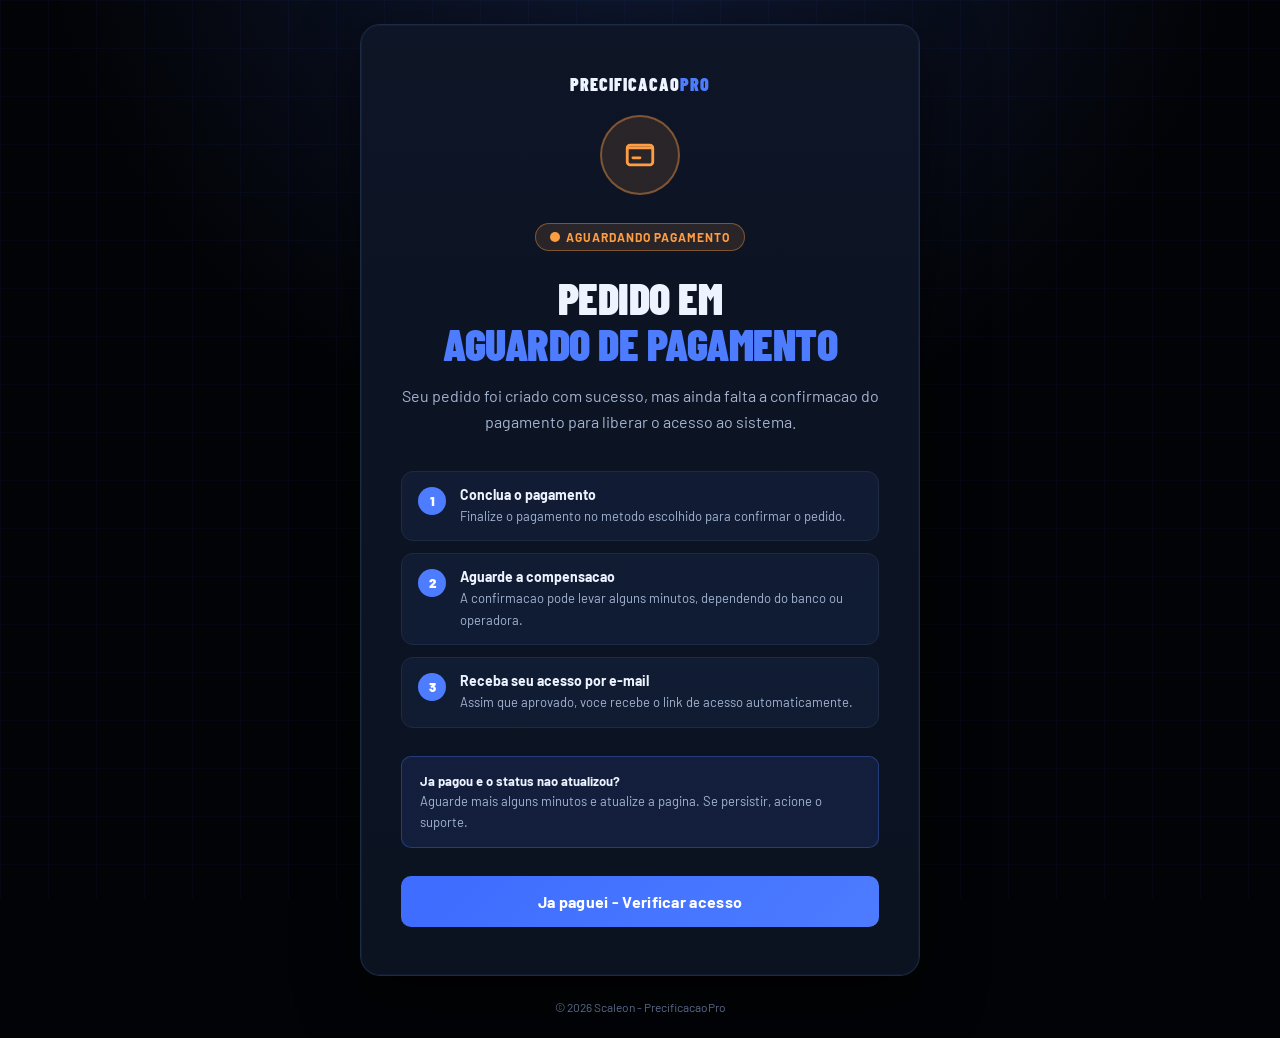
<file: public/aguardando-pagamento.html>
<!doctype html>
<html lang="pt-BR">
  <head>
    <meta charset="UTF-8" />
    <meta name="viewport" content="width=device-width, initial-scale=1.0" />
    <title>Compra Aguardando Pagamento - PrecificacaoPro</title>
    <link
      href="https://fonts.googleapis.com/css2?family=Barlow:wght@400;600;700;900&family=Barlow+Condensed:wght@700;900&display=swap"
      rel="stylesheet"
    />
    <style>
      *,
      *::before,
      *::after {
        box-sizing: border-box;
        margin: 0;
        padding: 0;
      }

      :root {
        --bg: #020306;
        --surface: #0b1220;
        --border: #1c2a44;
        --blue: #4d7cff;
        --blue-dark: #3d6cff;
        --text: #edf3ff;
        --muted: #a3b4d1;
        --orange: #ff9d42;
      }

      body {
        background:
          radial-gradient(circle at 50% -15%, rgba(77, 124, 255, 0.2), transparent 45%),
          var(--bg);
        color: var(--text);
        font-family: "Barlow", sans-serif;
        min-height: 100vh;
        display: flex;
        flex-direction: column;
        align-items: center;
        justify-content: center;
        padding: 24px 16px;
        overflow-x: hidden;
      }

      body::before {
        content: "";
        position: fixed;
        inset: 0;
        background-image:
          linear-gradient(rgba(77, 124, 255, 0.04) 1px, transparent 1px),
          linear-gradient(90deg, rgba(77, 124, 255, 0.04) 1px, transparent 1px);
        background-size: 48px 48px;
        pointer-events: none;
        z-index: 0;
      }

      .card {
        position: relative;
        z-index: 1;
        background: linear-gradient(180deg, #0d1526 0%, var(--surface) 100%);
        border: 1px solid var(--border);
        border-radius: 20px;
        padding: 48px 40px;
        max-width: 560px;
        width: 100%;
        text-align: center;
        box-shadow:
          0 20px 60px rgba(0, 0, 0, 0.55),
          0 0 0 1px rgba(77, 124, 255, 0.08) inset;
      }

      .logo {
        font-family: "Barlow Condensed", sans-serif;
        font-size: 18px;
        font-weight: 900;
        letter-spacing: 1px;
        margin-bottom: 20px;
        text-transform: uppercase;
      }

      .logo span {
        color: var(--blue);
      }

      .icon-wrap {
        width: 80px;
        height: 80px;
        border-radius: 50%;
        background: rgba(255, 157, 66, 0.12);
        border: 2px solid rgba(255, 157, 66, 0.4);
        display: flex;
        align-items: center;
        justify-content: center;
        margin: 0 auto 28px;
      }

      .badge {
        display: inline-flex;
        align-items: center;
        gap: 6px;
        background: rgba(255, 157, 66, 0.12);
        border: 1px solid rgba(255, 157, 66, 0.4);
        border-radius: 20px;
        padding: 6px 14px;
        font-size: 12px;
        font-weight: 700;
        letter-spacing: 1px;
        text-transform: uppercase;
        color: var(--orange);
        margin-bottom: 24px;
      }

      h1 {
        font-family: "Barlow Condensed", sans-serif;
        font-size: clamp(32px, 6vw, 44px);
        font-weight: 900;
        line-height: 1.05;
        letter-spacing: -0.5px;
        text-transform: uppercase;
        margin-bottom: 16px;
      }

      h1 span {
        color: var(--blue);
      }

      .subtitle {
        color: var(--muted);
        font-size: 16px;
        line-height: 1.6;
        margin-bottom: 36px;
      }

      .steps {
        display: flex;
        flex-direction: column;
        gap: 12px;
        margin-bottom: 28px;
        text-align: left;
      }

      .step {
        display: flex;
        align-items: flex-start;
        gap: 14px;
        background: rgba(77, 124, 255, 0.08);
        border: 1px solid var(--border);
        border-radius: 12px;
        padding: 14px 16px;
      }

      .step-num {
        width: 28px;
        height: 28px;
        border-radius: 50%;
        background: var(--blue);
        color: #fff;
        font-size: 13px;
        font-weight: 900;
        display: flex;
        align-items: center;
        justify-content: center;
        flex-shrink: 0;
        margin-top: 1px;
      }

      .step-text strong {
        display: block;
        font-size: 14px;
        font-weight: 700;
        color: var(--text);
        margin-bottom: 2px;
      }

      .step-text span {
        font-size: 13px;
        color: var(--muted);
        line-height: 1.5;
      }

      .warning {
        background: rgba(77, 124, 255, 0.12);
        border: 1px solid rgba(77, 124, 255, 0.32);
        border-radius: 10px;
        padding: 14px 18px;
        font-size: 13px;
        color: var(--muted);
        line-height: 1.6;
        margin-bottom: 28px;
        text-align: left;
      }

      .warning strong {
        color: var(--text);
      }

      .cta {
        display: inline-block;
        background: linear-gradient(135deg, var(--blue-dark), var(--blue));
        color: #fff;
        text-decoration: none;
        font-size: 16px;
        font-weight: 700;
        padding: 16px 40px;
        border-radius: 10px;
        width: 100%;
        letter-spacing: 0.3px;
      }

      .footer {
        margin-top: 24px;
        font-size: 12px;
        color: #6f83a8;
      }

      @media (max-width: 480px) {
        .card {
          padding: 36px 24px;
        }
      }
    </style>
  </head>
  <body>
    <div class="card">
      <div class="logo">Precificacao<span>Pro</span></div>

      <div class="icon-wrap">
        <svg
          viewBox="0 0 24 24"
          width="34"
          height="34"
          fill="none"
          stroke="#ff9d42"
          stroke-width="2"
          stroke-linecap="round"
          stroke-linejoin="round"
        >
          <path d="M3 7h18" />
          <rect x="3" y="5" width="18" height="14" rx="2" />
          <path d="M7 14h5" />
        </svg>
      </div>

      <div class="badge">
        <svg width="10" height="10" viewBox="0 0 10 10" fill="#ff9d42">
          <circle cx="5" cy="5" r="5" />
        </svg>
        Aguardando pagamento
      </div>

      <h1>Pedido em<br /><span>aguardo de pagamento</span></h1>

      <p class="subtitle">
        Seu pedido foi criado com sucesso, mas ainda falta a confirmacao do pagamento
        para liberar o acesso ao sistema.
      </p>

      <div class="steps">
        <div class="step">
          <div class="step-num">1</div>
          <div class="step-text">
            <strong>Conclua o pagamento</strong>
            <span>Finalize o pagamento no metodo escolhido para confirmar o pedido.</span>
          </div>
        </div>
        <div class="step">
          <div class="step-num">2</div>
          <div class="step-text">
            <strong>Aguarde a compensacao</strong>
            <span>A confirmacao pode levar alguns minutos, dependendo do banco ou operadora.</span>
          </div>
        </div>
        <div class="step">
          <div class="step-num">3</div>
          <div class="step-text">
            <strong>Receba seu acesso por e-mail</strong>
            <span>Assim que aprovado, voce recebe o link de acesso automaticamente.</span>
          </div>
        </div>
      </div>

      <div class="warning">
        <strong>Ja pagou e o status nao atualizou?</strong><br />
        Aguarde mais alguns minutos e atualize a pagina. Se persistir, acione o suporte.
      </div>

      <a href="https://precificacaopro.scaleonbr.com.br/login.html" class="cta">
        Ja paguei - Verificar acesso
      </a>
    </div>

    <div class="footer">© 2026 Scaleon - PrecificacaoPro</div>
  </body>
</html>
</file>
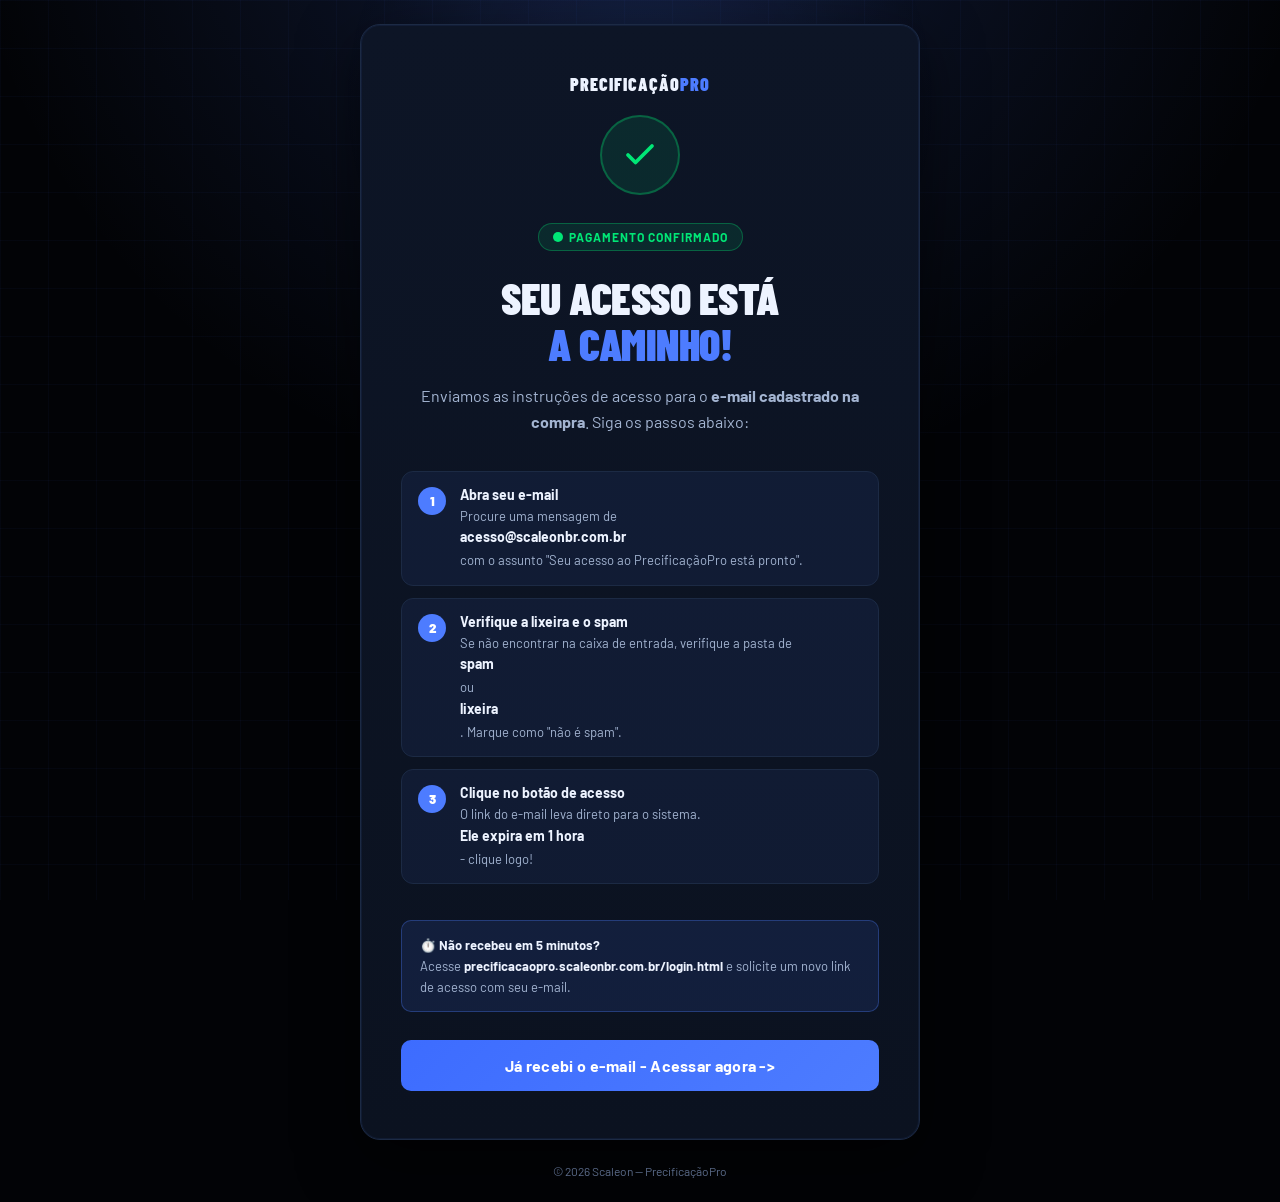
<file: public/obrigado.html>
<!doctype html>

<html lang="pt-BR">
  <head>
    <meta charset="UTF-8" />
    <meta name="viewport" content="width=device-width, initial-scale=1.0" />
    <title>Compra Confirmada — PrecificaçãoPro</title>
    <link
      href="https://fonts.googleapis.com/css2?family=Barlow:wght@400;600;700;900&family=Barlow+Condensed:wght@700;900&display=swap"
      rel="stylesheet"
    />
    <style>
      *,
      *::before,
      *::after {
        box-sizing: border-box;
        margin: 0;
        padding: 0;
      }

      :root {
        --bg: #020306;
        --surface: #0b1220;
        --border: #1c2a44;
        --blue: #4d7cff;
        --blue-dark: #3d6cff;
        --text: #edf3ff;
        --muted: #a3b4d1;
        --green: #00e676;
      }

      body {
        background:
          radial-gradient(circle at 50% -15%, rgba(77, 124, 255, 0.2), transparent 45%),
          var(--bg);
        color: var(--text);
        font-family: 'Barlow', sans-serif;
        min-height: 100vh;
        display: flex;
        flex-direction: column;
        align-items: center;
        justify-content: center;
        padding: 24px 16px;
        overflow-x: hidden;
      }

      /* Background grid */
      body::before {
        content: "";
        position: fixed;
        inset: 0;
        background-image:
          linear-gradient(rgba(77, 124, 255, 0.04) 1px, transparent 1px),
          linear-gradient(90deg, rgba(77, 124, 255, 0.04) 1px, transparent 1px);
        background-size: 48px 48px;
        pointer-events: none;
        z-index: 0;
      }

      /* Glow */
      body::after {
        content: "";
        position: fixed;
        top: -200px;
        left: 50%;
        transform: translateX(-50%);
        width: 600px;
        height: 600px;
        background: radial-gradient(
          circle,
          rgba(77, 124, 255, 0.12) 0%,
          transparent 70%
        );
        pointer-events: none;
        z-index: 0;
      }

      .card {
        position: relative;
        z-index: 1;
        background: linear-gradient(180deg, #0d1526 0%, var(--surface) 100%);
        border: 1px solid var(--border);
        border-radius: 20px;
        padding: 48px 40px;
        max-width: 560px;
        width: 100%;
        text-align: center;
        animation: fadeUp 0.6s ease both;
        box-shadow:
          0 20px 60px rgba(0, 0, 0, 0.55),
          0 0 0 1px rgba(77, 124, 255, 0.08) inset;
      }

      @keyframes fadeUp {
        from {
          opacity: 0;
          transform: translateY(24px);
        }
        to {
          opacity: 1;
          transform: translateY(0);
        }
      }

      /* Success icon */
      .icon-wrap {
        width: 80px;
        height: 80px;
        border-radius: 50%;
        background: rgba(0, 230, 118, 0.1);
        border: 2px solid rgba(0, 230, 118, 0.3);
        display: flex;
        align-items: center;
        justify-content: center;
        margin: 0 auto 28px;
        animation: pulse 2s ease infinite;
      }

      @keyframes pulse {
        0%,
        100% {
          box-shadow: 0 0 0 0 rgba(0, 230, 118, 0.2);
        }
        50% {
          box-shadow: 0 0 0 16px rgba(0, 230, 118, 0);
        }
      }

      .icon-wrap svg {
        width: 36px;
        height: 36px;
      }

      /* Logo */
      .logo {
        font-family:
          'Barlow Condensed',
          sans-serif;
        font-size: 18px;
        font-weight: 900;
        letter-spacing: 1px;
        margin-bottom: 20px;
        text-transform: uppercase;
      }

      .logo span {
        color: var(--blue);
      }

      /* Badge */
      .badge {
        display: inline-flex;
        align-items: center;
        gap: 6px;
        background: rgba(0, 230, 118, 0.1);
        border: 1px solid rgba(0, 230, 118, 0.3);
        border-radius: 20px;
        padding: 6px 14px;
        font-size: 12px;
        font-weight: 700;
        letter-spacing: 1px;
        text-transform: uppercase;
        color: var(--green);
        margin-bottom: 24px;
      }

      h1 {
        font-family:
          'Barlow Condensed',
          sans-serif;
        font-size: clamp(32px, 6vw, 44px);
        font-weight: 900;
        line-height: 1.05;
        letter-spacing: -0.5px;
        text-transform: uppercase;
        margin-bottom: 16px;
      }

      h1 span {
        color: var(--blue);
      }

      .subtitle {
        color: var(--muted);
        font-size: 16px;
        line-height: 1.6;
        margin-bottom: 36px;
      }

      /* Steps */
      .steps {
        display: flex;
        flex-direction: column;
        gap: 12px;
        margin-bottom: 36px;
        text-align: left;
      }

      .step {
        display: flex;
        align-items: flex-start;
        gap: 14px;
        background: rgba(77, 124, 255, 0.08);
        border: 1px solid var(--border);
        border-radius: 12px;
        padding: 14px 16px;
        animation: fadeUp 0.6s ease both;
      }

      .step:nth-child(1) {
        animation-delay: 0.1s;
      }
      .step:nth-child(2) {
        animation-delay: 0.2s;
      }
      .step:nth-child(3) {
        animation-delay: 0.3s;
      }

      .step-num {
        width: 28px;
        height: 28px;
        border-radius: 50%;
        background: var(--blue);
        color: #fff;
        font-size: 13px;
        font-weight: 900;
        display: flex;
        align-items: center;
        justify-content: center;
        flex-shrink: 0;
        margin-top: 1px;
      }

      .step-text strong {
        display: block;
        font-size: 14px;
        font-weight: 700;
        color: var(--text);
        margin-bottom: 2px;
      }

      .step-text span {
        font-size: 13px;
        color: var(--muted);
        line-height: 1.5;
      }

      .highlight {
        color: #d7e4ff;
      }

      /* Warning box */
      .warning {
        background: rgba(77, 124, 255, 0.12);
        border: 1px solid rgba(77, 124, 255, 0.32);
        border-radius: 10px;
        padding: 14px 18px;
        font-size: 13px;
        color: var(--muted);
        line-height: 1.6;
        margin-bottom: 28px;
        text-align: left;
      }

      .warning strong {
        color: var(--text);
      }

      .warning-link {
        color: #80a6ff;
        word-break: break-word;
      }

      /* CTA */
      .cta {
        display: inline-block;
        background: linear-gradient(135deg, var(--blue-dark), var(--blue));
        color: #fff;
        text-decoration: none;
        font-size: 16px;
        font-weight: 700;
        padding: 16px 40px;
        border-radius: 10px;
        width: 100%;
        letter-spacing: 0.3px;
        transition: transform 0.2s ease, opacity 0.2s ease;
        cursor: pointer;
        border: none;
      }

      .cta:hover {
        opacity: 0.96;
        transform: translateY(-1px);
      }

      /* Footer */
      .footer {
        margin-top: 24px;
        font-size: 12px;
        color: #6f83a8;
      }

      @media (max-width: 480px) {
        .card {
          padding: 36px 24px;
        }
      }
    </style>
  </head>
  <body>
    <div class="card">
      <!-- Logo -->

      <div class="logo">Precificação<span>Pro</span></div>

      <!-- Success icon -->

      <div class="icon-wrap">
        <svg
          viewBox="0 0 24 24"
          fill="none"
          stroke="#00e676"
          stroke-width="2.5"
          stroke-linecap="round"
          stroke-linejoin="round"
        >
          <polyline points="20 6 9 17 4 12" />
        </svg>
      </div>

      <!-- Badge -->

      <div class="badge">
        <svg width="10" height="10" viewBox="0 0 10 10" fill="#00e676">
          <circle cx="5" cy="5" r="5" />
        </svg>
        Pagamento confirmado
      </div>

      <!-- Heading -->

      <h1>Seu acesso está<br /><span>a caminho!</span></h1>

      <p class="subtitle">
        Enviamos as instruções de acesso para o
        <strong>e-mail cadastrado na compra</strong>. Siga os passos abaixo:
      </p>

      <!-- Steps -->

      <div class="steps">
        <div class="step">
          <div class="step-num">1</div>
          <div class="step-text">
            <strong>Abra seu e-mail</strong>
            <span
              >Procure uma mensagem de
              <strong class="highlight">acesso@scaleonbr.com.br</strong>
              com o assunto "Seu acesso ao PrecificaçãoPro está pronto".</span
            >
          </div>
        </div>
        <div class="step">
          <div class="step-num">2</div>
          <div class="step-text">
            <strong>Verifique a lixeira e o spam</strong>
            <span
              >Se não encontrar na caixa de entrada, verifique a pasta de
              <strong class="highlight">spam</strong> ou
              <strong class="highlight">lixeira</strong>. Marque como "não
              é spam".</span
            >
          </div>
        </div>
        <div class="step">
          <div class="step-num">3</div>
          <div class="step-text">
            <strong>Clique no botão de acesso</strong>
            <span
              >O link do e-mail leva direto para o sistema.
              <strong class="highlight">Ele expira em 1 hora</strong> -
              clique logo!</span
            >
          </div>
        </div>
      </div>

      <!-- Warning -->

      <div class="warning">
        ⏱️ <strong>Não recebeu em 5 minutos?</strong><br />
        Acesse
        <strong class="warning-link"
          >precificacaopro.scaleonbr.com.br/login.html</strong
        >
        e solicite um novo link de acesso com seu e-mail.
      </div>

      <!-- CTA -->

      <a href="https://precificacaopro.scaleonbr.com.br/login.html" class="cta">
        Já recebi o e-mail - Acessar agora ->
      </a>
    </div>

    <div class="footer">© 2026 Scaleon — PrecificaçãoPro</div>
  </body>
</html>
</file>
<file: public/css/variables.css>
/* =============================================
   VARIABLES.CSS - Design Tokens e Variáveis CSS
   ============================================= */

:root {
  /* Cores de fundo */
  --bg: #030b18;
  --bg2: #061020;
  --surface: #0d1f35;
  --surface2: #0a1828;
  
  /* Bordas */
  --border: rgba(59, 130, 246, 0.15);
  
  /* Cores principais */
  --blue: #3b82f6;
  --blue-bright: #60a5fa;
  --cyan: #06b6d4;
  --green: #10b981;
  --red: #ef4444;
  --orange: #f97316;
  --yellow: #eab308;
  
  /* Texto */
  --text: #e2e8f0;
  --text-muted: #64748b;
  --text-dim: #94a3b8;
  
  /* Cores dos Marketplaces */
  --shopee: #ee4d2d;
  --ml: #ffe600;
  --tiktok: #ff0050;
  --amazon: #ff9900;
  
  /* Tipografia */
  --font-primary: 'Inter', sans-serif;
  --font-display: 'Barlow Condensed', sans-serif;
  --font-mono: 'Space Mono', monospace;
  
  /* Espaçamentos */
  --space-xs: 0.25rem;
  --space-sm: 0.5rem;
  --space-md: 1rem;
  --space-lg: 1.5rem;
  --space-xl: 2rem;
  --space-2xl: 3rem;
  --space-3xl: 4rem;
  --space-4xl: 6rem;
  
  /* Border radius */
  --radius-sm: 6px;
  --radius-md: 8px;
  --radius-lg: 12px;
  --radius-xl: 16px;
  --radius-full: 999px;
  
  /* Transições */
  --transition-fast: 0.2s ease;
  --transition-normal: 0.25s ease;
  --transition-slow: 0.3s ease;
  
  /* Shadows */
  --shadow-blue: 0 0 30px rgba(59, 130, 246, 0.35);
  --shadow-blue-strong: 0 0 40px rgba(59, 130, 246, 0.5);
}
</file>
<file: public/css/base.css>
/* =============================================
   BASE.CSS - Reset e Estilos Base
   ============================================= */

* {
  margin: 0;
  padding: 0;
  box-sizing: border-box;
}

html {
  scroll-behavior: smooth;
  overflow-x: hidden;
}

body {
  background: var(--bg);
  color: var(--text);
  font-family: var(--font-primary);
  overflow-x: hidden;
  line-height: 1.6;
}

/* Noise Overlay */
body::before {
  content: "";
  position: fixed;
  inset: 0;
  background-image: url("data:image/svg+xml,%3Csvg viewBox='0 0 256 256' xmlns='http://www.w3.org/2000/svg'%3E%3Cfilter id='noise'%3E%3CfeTurbulence type='fractalNoise' baseFrequency='0.9' numOctaves='4' stitchTiles='stitch'/%3E%3C/filter%3E%3Crect width='100%25' height='100%25' filter='url(%23noise)' opacity='0.04'/%3E%3C/svg%3E");
  pointer-events: none;
  z-index: 0;
  opacity: 0.4;
}

/* Links */
a {
  text-decoration: none;
  color: inherit;
  transition: var(--transition-fast);
}

/* Listas */
ul {
  list-style: none;
}

/* Imagens */
img {
  max-width: 100%;
  height: auto;
  display: block;
}

/* Botões base */
button {
  font-family: inherit;
  cursor: pointer;
  border: none;
  outline: none;
}

/* Section base */
section {
  position: relative;
  z-index: 1;
}

/* Animations */
@keyframes fadeUp {
  from {
    opacity: 0;
    transform: translateY(20px);
  }
  to {
    opacity: 1;
    transform: translateY(0);
  }
}

@keyframes fadeDown {
  from {
    opacity: 0;
    transform: translateY(-10px);
  }
  to {
    opacity: 1;
    transform: translateY(0);
  }
}

@keyframes fadeSlideIn {
  from {
    opacity: 0;
    transform: translateY(10px);
  }
  to {
    opacity: 1;
    transform: translateY(0);
  }
}

@keyframes ticker {
  from {
    transform: translateX(0);
  }
  to {
    transform: translateX(-100%);
  }
}

@keyframes pulse-glow {
  0%,
  100% {
    box-shadow: 0 0 25px rgba(59, 130, 246, 0.35);
  }
  50% {
    box-shadow: 0 0 45px rgba(59, 130, 246, 0.6);
  }
}

/* Scroll Reveal */
.reveal {
  opacity: 0;
  transform: translateY(30px);
  transition: 0.6s ease;
}

.reveal.visible {
  opacity: 1;
  transform: translateY(0);
}
</file>
<file: public/css/components.css>
/* =============================================
   COMPONENTS.CSS - Componentes Reutilizáveis
   ============================================= */

/* ---- NAVIGATION ---- */
.navbar {
  position: fixed;
  top: 0;
  left: 0;
  right: 0;
  z-index: 100;
  display: flex;
  align-items: center;
  justify-content: space-between;
  padding: 1rem 2rem;
  background: rgba(3, 11, 24, 0.85);
  backdrop-filter: blur(16px);
  border-bottom: 1px solid var(--border);
}

.nav-logo {
  font-family: var(--font-display);
  font-weight: 900;
  font-size: 1.4rem;
  letter-spacing: 0.05em;
  color: #fff;
}

.nav-logo span {
  color: var(--blue);
}

.nav-links {
  display: flex;
  gap: 2rem;
  align-items: center;
}

.nav-links a {
  color: var(--text-dim);
  font-size: 0.85rem;
  letter-spacing: 0.05em;
  text-transform: uppercase;
}

.nav-links a:hover {
  color: #fff;
}

.btn-nav {
  background: var(--blue);
  color: #fff;
  border: none;
  padding: 0.5rem 1.25rem;
  border-radius: var(--radius-sm);
  font-size: 0.85rem;
  font-weight: 600;
  cursor: pointer;
  transition: var(--transition-fast);
}

.btn-nav:hover {
  background: var(--blue-bright);
}

/* ---- BUTTONS ---- */
.btn-primary {
  background: var(--blue);
  color: #fff;
  border: none;
  padding: 0.9rem 2.25rem;
  border-radius: var(--radius-md);
  font-size: 1rem;
  font-weight: 700;
  cursor: pointer;
  transition: var(--transition-normal);
  letter-spacing: 0.02em;
  box-shadow: var(--shadow-blue);
  display: inline-flex;
  align-items: center;
  gap: 0.5rem;
  animation: pulse-glow 2.5s ease-in-out infinite;
}

.btn-primary:hover {
  background: var(--blue-bright);
  box-shadow: var(--shadow-blue-strong);
  transform: translateY(-2px);
}

.btn-primary.large {
  font-size: 1.1rem;
  padding: 1.1rem 2.75rem;
}

.btn-ghost {
  background: transparent;
  color: var(--text-dim);
  border: 1px solid var(--border);
  padding: 0.9rem 2rem;
  border-radius: var(--radius-md);
  font-size: 1rem;
  font-weight: 500;
  cursor: pointer;
  transition: var(--transition-normal);
  display: inline-flex;
  align-items: center;
  gap: 0.5rem;
}

.btn-ghost:hover {
  border-color: var(--blue);
  color: #fff;
}

/* ---- BADGE ---- */
.badge {
  display: inline-flex;
  align-items: center;
  gap: 0.5rem;
  border: 1px solid rgba(59, 130, 246, 0.35);
  border-radius: var(--radius-full);
  padding: 0.35rem 1rem;
  font-size: 0.75rem;
  letter-spacing: 0.12em;
  text-transform: uppercase;
  color: var(--blue-bright);
  margin-bottom: 2rem;
  background: rgba(59, 130, 246, 0.06);
  animation: fadeDown 0.6s ease both;
}

.badge::before {
  content: "◆";
  font-size: 0.5rem;
}

/* ---- TICKER ---- */
.ticker-wrap {
  --ticker-speed: 14s;
  position: relative;
  display: flex;
  background: var(--blue);
  overflow: hidden;
  padding: 0.6rem 0;
  white-space: nowrap;
  margin-top: 64px;
  isolation: isolate;
}

.ticker-wrap::before,
.ticker-wrap::after {
  content: "";
  position: absolute;
  top: 0;
  bottom: 0;
  width: 48px;
  pointer-events: none;
  z-index: 1;
}

.ticker-wrap::before {
  left: 0;
  background: linear-gradient(
    90deg,
    var(--blue) 0%,
    rgba(59, 130, 246, 0) 100%
  );
}

.ticker-wrap::after {
  right: 0;
  background: linear-gradient(
    270deg,
    var(--blue) 0%,
    rgba(59, 130, 246, 0) 100%
  );
}

.ticker {
  display: inline-flex;
  gap: 2.25rem;
  min-width: 200%;
  flex-shrink: 0;
  animation: ticker var(--ticker-speed) linear infinite;
  will-change: transform;
}

.ticker:hover {
  animation-play-state: paused;
}

.ticker-item {
  font-family: var(--font-mono);
  font-size: 0.78rem;
  color: #fff;
  letter-spacing: 0.08em;
  text-shadow: 0 0 8px rgba(0, 0, 0, 0.15);
}

/* ---- SECTION LABELS ---- */
.section-label {
  font-size: 0.7rem;
  letter-spacing: 0.2em;
  text-transform: uppercase;
  color: var(--blue);
  font-family: var(--font-mono);
  margin-bottom: 1rem;
  display: flex;
  align-items: center;
  gap: 0.5rem;
}

.section-label::before {
  content: "//";
  opacity: 0.5;
}

.section-label.center {
  justify-content: center;
}

.section-title {
  font-family: var(--font-display);
  font-weight: 900;
  font-size: clamp(2.5rem, 5vw, 4rem);
  text-transform: uppercase;
  line-height: 0.95;
  letter-spacing: -0.01em;
  color: #fff;
  margin-bottom: 1rem;
}

.section-title span {
  color: var(--blue);
}

.section-title.center {
  text-align: center;
}

.section-desc {
  color: var(--text-dim);
  font-size: 1.05rem;
  line-height: 1.7;
  max-width: 500px;
  font-weight: 300;
}

.section-desc.center {
  text-align: center;
  margin: 0 auto 2.5rem;
}

/* ---- CARDS ---- */
.feat-card {
  background: var(--surface);
  border: 1px solid var(--border);
  border-radius: var(--radius-xl);
  padding: 2rem;
  transition: var(--transition-slow);
  position: relative;
  overflow: hidden;
}

.feat-card::before {
  content: "";
  position: absolute;
  top: 0;
  left: 0;
  right: 0;
  height: 2px;
  background: linear-gradient(90deg, transparent, var(--blue), transparent);
  transform: scaleX(0);
  transition: var(--transition-slow);
}

.feat-card:hover {
  border-color: rgba(59, 130, 246, 0.35);
  transform: translateY(-4px);
}

.feat-card:hover::before {
  transform: scaleX(1);
}

.feat-icon {
  font-size: 2rem;
  margin-bottom: 1.25rem;
}

.feat-title {
  font-family: var(--font-display);
  font-weight: 700;
  font-size: 1.2rem;
  letter-spacing: 0.03em;
  color: #fff;
  margin-bottom: 0.5rem;
}

.feat-desc {
  font-size: 0.88rem;
  color: var(--text-dim);
  line-height: 1.65;
}

.feat-tag {
  display: inline-block;
  margin-top: 1rem;
  font-size: 0.7rem;
  padding: 0.25rem 0.65rem;
  border-radius: var(--radius-full);
  background: rgba(59, 130, 246, 0.12);
  color: var(--blue-bright);
  letter-spacing: 0.08em;
  text-transform: uppercase;
}

/* ---- LOGO CARDS ---- */
.logo-card {
  display: flex;
  align-items: center;
  gap: 0.75rem;
  padding: 0.75rem 1.5rem;
  background: var(--surface);
  border: 1px solid var(--border);
  border-radius: var(--radius-lg);
  transition: var(--transition-normal);
}

.logo-card:hover {
  border-color: rgba(59, 130, 246, 0.4);
  transform: translateY(-2px);
}

.logo-icon {
  width: 40px;
  height: 40px;
  border-radius: 10px;
  display: flex;
  align-items: center;
  justify-content: center;
  font-size: 1.2rem;
  font-weight: 900;
}

.logo-icon.shopee {
  background: var(--shopee);
  color: #fff;
}

.logo-icon.ml {
  background: var(--ml);
  color: #333;
  font-size: 0.75rem;
  font-weight: 700;
  letter-spacing: -0.02em;
}

.logo-icon.tiktok {
  background: #000;
  color: #fff;
  font-size: 1.3rem;
}

.logo-icon.amazon {
  background: var(--amazon);
  color: #fff;
  font-size: 0.9rem;
  font-weight: 900;
  letter-spacing: -0.05em;
}

.logo-name {
  font-family: var(--font-display);
  font-weight: 700;
  font-size: 1rem;
  letter-spacing: 0.05em;
}

.logo-fee {
  font-size: 0.7rem;
  color: var(--text-muted);
  margin-top: 0.1rem;
}

/* ---- MARKETPLACE CARDS ---- */
.mp-card {
  border-radius: var(--radius-xl);
  padding: 1.75rem;
  border: 1px solid;
  transition: var(--transition-slow);
  position: relative;
  overflow: hidden;
}

.mp-card::after {
  content: "";
  position: absolute;
  bottom: 0;
  right: 0;
  width: 80px;
  height: 80px;
  border-radius: 50%;
  filter: blur(40px);
  opacity: 0.3;
}

.mp-card.shopee {
  background: rgba(238, 77, 45, 0.06);
  border-color: rgba(238, 77, 45, 0.2);
}

.mp-card.shopee::after {
  background: var(--shopee);
}

.mp-card.ml {
  background: rgba(255, 230, 0, 0.04);
  border-color: rgba(255, 230, 0, 0.15);
}

.mp-card.ml::after {
  background: var(--ml);
}

.mp-card.tiktok {
  background: rgba(255, 0, 80, 0.06);
  border-color: rgba(255, 0, 80, 0.2);
}

.mp-card.tiktok::after {
  background: var(--tiktok);
}

.mp-card.amazon {
  background: rgba(255, 153, 0, 0.06);
  border-color: rgba(255, 153, 0, 0.2);
}

.mp-card.amazon::after {
  background: var(--amazon);
}

.mp-card:hover {
  transform: translateY(-4px);
}

.mp-header {
  display: flex;
  align-items: center;
  gap: 0.85rem;
  margin-bottom: 1.25rem;
}

.mp-logo {
  width: 44px;
  height: 44px;
  border-radius: var(--radius-lg);
  display: flex;
  align-items: center;
  justify-content: center;
  font-size: 1.1rem;
  font-weight: 900;
  flex-shrink: 0;
}

.mp-logo.shopee {
  background: var(--shopee);
  color: #fff;
}

.mp-logo.ml {
  background: var(--ml);
  color: #333;
  font-size: 0.65rem;
  font-weight: 700;
}

.mp-logo.tiktok {
  background: #000;
  color: #fff;
}

.mp-logo.amazon {
  background: var(--amazon);
  color: #1a1a1a;
  font-size: 0.8rem;
  font-weight: 900;
}

.mp-name {
  font-family: var(--font-display);
  font-weight: 700;
  font-size: 1.1rem;
  letter-spacing: 0.05em;
}

.mp-badge {
  font-size: 0.65rem;
  padding: 0.2rem 0.55rem;
  border-radius: var(--radius-full);
  font-weight: 600;
  margin-top: 0.2rem;
  display: inline-block;
}

.mp-card.shopee .mp-badge {
  background: rgba(238, 77, 45, 0.2);
  color: #ff6b4a;
}

.mp-card.ml .mp-badge {
  background: rgba(255, 230, 0, 0.15);
  color: #ffd700;
}

.mp-card.tiktok .mp-badge {
  background: rgba(255, 0, 80, 0.15);
  color: #ff4d7d;
}

.mp-card.amazon .mp-badge {
  background: rgba(255, 153, 0, 0.15);
  color: #ffaa00;
}

.mp-rules {
  display: flex;
  flex-direction: column;
  gap: 0.6rem;
}

.mp-rule {
  display: flex;
  gap: 0.6rem;
  align-items: flex-start;
  font-size: 0.82rem;
  color: var(--text-dim);
  line-height: 1.5;
}

.mp-rule::before {
  content: "→";
  color: var(--blue);
  flex-shrink: 0;
  margin-top: 0.05rem;
}

/* ---- TESTIMONIAL CARDS ---- */
.test-card {
  background: var(--surface);
  border: 1px solid var(--border);
  border-radius: var(--radius-xl);
  padding: 1.75rem;
  transition: var(--transition-fast);
}

.test-card:hover {
  border-color: rgba(59, 130, 246, 0.3);
}

.stars {
  color: var(--yellow);
  font-size: 0.9rem;
  margin-bottom: 1rem;
  letter-spacing: 0.1em;
}

.test-text {
  font-size: 0.9rem;
  color: var(--text-dim);
  line-height: 1.7;
  font-style: italic;
  margin-bottom: 1.25rem;
}

.test-author {
  display: flex;
  align-items: center;
  gap: 0.75rem;
}

.test-avatar {
  width: 38px;
  height: 38px;
  border-radius: 50%;
  background: linear-gradient(135deg, var(--blue), var(--cyan));
  display: flex;
  align-items: center;
  justify-content: center;
  font-weight: 700;
  font-size: 0.9rem;
  color: #fff;
  flex-shrink: 0;
}

.test-name {
  font-weight: 600;
  font-size: 0.88rem;
  color: #fff;
}

.test-role {
  font-size: 0.75rem;
  color: var(--text-muted);
}

/* ---- PRICE CARD ---- */
.price-card {
  background: var(--surface2);
  border: 1px solid var(--border);
  border-radius: 20px;
  padding: 2.5rem;
  position: relative;
  overflow: visible;
}

.price-card.featured {
  border-color: var(--blue);
  background: linear-gradient(
    135deg,
    rgba(59, 130, 246, 0.08),
    rgba(6, 182, 212, 0.04)
  );
}

.price-badge {
  position: absolute;
  top: -14px;
  left: 50%;
  transform: translateX(-50%);
  white-space: nowrap;
  background: var(--green);
  color: #fff;
  font-size: 0.7rem;
  font-weight: 700;
  letter-spacing: 0.12em;
  padding: 0.35rem 1.1rem;
  border-radius: var(--radius-full);
}

.price-header {
  text-align: center;
  padding-top: 0.5rem;
}

.price-sublabel {
  font-size: 0.75rem;
  color: var(--text-muted);
  letter-spacing: 0.1em;
  text-transform: uppercase;
  margin-bottom: 0.5rem;
}

.price-val {
  font-family: var(--font-display);
  font-weight: 900;
  font-size: 5rem;
  line-height: 1;
  color: #fff;
}

.price-currency {
  font-size: 2rem;
  vertical-align: super;
  font-weight: 400;
}

.price-cents {
  font-size: 2rem;
  color: var(--blue-bright);
}

.price-monthly {
  font-size: 0.85rem;
  color: var(--text-muted);
  margin-top: 0.4rem;
}

.price-monthly strong {
  color: #22c55e;
  text-shadow: 0 0 6px rgba(34, 197, 94, 0.35);
}

.price-divider {
  border-top: 1px solid var(--border);
  margin: 1.75rem 0;
}

.price-features {
  display: flex;
  flex-direction: column;
  gap: 0.8rem;
  margin-bottom: 2rem;
}

.pf {
  display: flex;
  gap: 0.75rem;
  align-items: flex-start;
  font-size: 0.88rem;
  color: var(--text-dim);
}

.pf-check {
  color: var(--green);
  flex-shrink: 0;
  margin-top: 0.1rem;
}

.price-cta {
  width: 100%;
  padding: 1rem;
  border-radius: 10px;
  font-weight: 700;
  font-size: 1rem;
  cursor: pointer;
  transition: var(--transition-normal);
  border: none;
}

.price-cta.solid {
  background: var(--blue);
  color: #fff;
  box-shadow: 0 0 25px rgba(59, 130, 246, 0.35);
  font-size: 1.05rem;
  padding: 1.1rem;
}

.price-cta.solid:hover {
  background: var(--blue-bright);
  box-shadow: 0 0 35px rgba(59, 130, 246, 0.5);
}

.price-secure {
  text-align: center;
  font-size: 0.75rem;
  color: var(--text-muted);
  margin-top: 0.85rem;
}

/* ---- GUARANTEE ---- */
.guarantee {
  display: flex;
  align-items: center;
  gap: 0.75rem;
  border: 1px solid rgba(16, 185, 129, 0.3);
  border-radius: 10px;
  padding: 0.75rem 1.5rem;
  margin-top: 2rem;
  background: rgba(16, 185, 129, 0.06);
  font-size: 0.85rem;
  color: var(--green);
  max-width: 480px;
  margin-left: auto;
  margin-right: auto;
}

.guarantee.inline {
  display: inline-flex;
  margin-top: 2rem;
}

.guarantee-icon {
  font-size: 1.5rem;
}

/* ---- FAQ ---- */
.faq-list {
  margin-top: 3rem;
  display: flex;
  flex-direction: column;
  gap: 1rem;
}

.faq-item {
  background: var(--surface);
  border: 1px solid var(--border);
  border-radius: var(--radius-lg);
  overflow: hidden;
}

.faq-q {
  padding: 1.25rem 1.5rem;
  font-weight: 600;
  font-size: 0.95rem;
  cursor: pointer;
  display: flex;
  justify-content: space-between;
  align-items: center;
  color: #fff;
  transition: var(--transition-fast);
}

.faq-q:hover {
  color: var(--blue-bright);
}

.faq-q .arrow {
  color: var(--blue);
  font-size: 1.1rem;
  transition: var(--transition-slow);
}

.faq-a {
  padding: 0 1.5rem 1.25rem;
  font-size: 0.88rem;
  color: var(--text-dim);
  line-height: 1.7;
  display: none;
}

.faq-item.open .faq-a {
  display: block;
}

.faq-item.open .arrow {
  transform: rotate(45deg);
}

/* ---- FOOTER ---- */
footer {
  border-top: 1px solid var(--border);
  padding: 2.5rem 1.5rem;
  text-align: center;
  color: var(--text-muted);
  font-size: 0.8rem;
}

.footer-logo {
  font-family: var(--font-display);
  font-weight: 900;
  font-size: 1.2rem;
  color: #fff;
  margin-bottom: 0.75rem;
}

.footer-logo span {
  color: var(--blue);
}
</file>
<file: public/css/sections.css>
/* =============================================
   SECTIONS.CSS - Estilos das Seções da Página
   ============================================= */

/* ---- HERO SECTION ---- */
.hero {
  min-height: 100vh;
  display: flex;
  flex-direction: column;
  align-items: center;
  justify-content: center;
  text-align: center;
  padding: 8rem 1.5rem 4rem;
  position: relative;
}

.hero-grid {
  position: absolute;
  inset: 0;
  overflow: hidden;
  pointer-events: none;
  background-image:
    linear-gradient(rgba(59, 130, 246, 0.04) 1px, transparent 1px),
    linear-gradient(90deg, rgba(59, 130, 246, 0.04) 1px, transparent 1px);
  background-size: 60px 60px;
  -webkit-mask-image: radial-gradient(
    ellipse 80% 60% at 50% 40%,
    black 40%,
    transparent 100%
  );
  mask-image: radial-gradient(
    ellipse 80% 60% at 50% 40%,
    black 40%,
    transparent 100%
  );
}

.hero-glow {
  position: absolute;
  top: 20%;
  left: 50%;
  transform: translateX(-50%);
  width: 700px;
  height: 400px;
  background: radial-gradient(
    ellipse,
    rgba(59, 130, 246, 0.12) 0%,
    transparent 70%
  );
  pointer-events: none;
}

.hero-title {
  font-family: var(--font-display);
  font-weight: 900;
  font-size: clamp(4rem, 10vw, 9rem);
  line-height: 0.95;
  letter-spacing: -0.02em;
  animation: fadeUp 0.7s 0.1s ease both;
  text-transform: uppercase;
}

.hero-title .white {
  color: #fff;
}

.hero-title .blue {
  color: var(--blue);
}

.hero-sub {
  font-size: clamp(1rem, 2vw, 1.25rem);
  color: var(--text-dim);
  max-width: 520px;
  line-height: 1.7;
  margin-top: 1.5rem;
  animation: fadeUp 0.7s 0.2s ease both;
  font-weight: 300;
}

.hero-sub strong {
  color: var(--text);
  font-weight: 600;
}

.hero-cta {
  display: flex;
  gap: 1rem;
  margin-top: 2.5rem;
  flex-wrap: wrap;
  justify-content: center;
  animation: fadeUp 0.7s 0.3s ease both;
}

.hero-stats {
  display: flex;
  gap: 3rem;
  margin-top: 4rem;
  flex-wrap: wrap;
  justify-content: center;
  animation: fadeUp 0.7s 0.4s ease both;
}

.stat {
  text-align: center;
}

.stat-num {
  font-family: var(--font-display);
  font-weight: 900;
  font-size: 2.25rem;
  color: #fff;
  line-height: 1;
}

.stat-num span {
  color: var(--blue);
}

.stat-label {
  font-size: 0.75rem;
  color: var(--text-muted);
  text-transform: uppercase;
  letter-spacing: 0.1em;
  margin-top: 0.3rem;
}

/* ---- LOGOS SECTION ---- */
.logos-section {
  padding: 4rem 1.5rem;
  text-align: center;
  border-top: 1px solid var(--border);
  border-bottom: 1px solid var(--border);
  background: var(--bg2);
}

.logos-label {
  font-size: 0.75rem;
  color: var(--text-muted);
  letter-spacing: 0.15em;
  text-transform: uppercase;
  margin-bottom: 2.5rem;
}

.logos-grid {
  display: flex;
  gap: 2rem;
  justify-content: center;
  align-items: center;
  flex-wrap: wrap;
}

/* ---- PROBLEM SECTION ---- */
.problem-section {
  background: var(--bg2);
  padding: 5rem 1.5rem;
}

.problem-inner {
  max-width: 1200px;
  margin: 0 auto;
}

.problem-grid {
  display: grid;
  grid-template-columns: 1fr 1fr;
  gap: 4rem;
  align-items: center;
}

.pain-list {
  margin-top: 2rem;
  display: flex;
  flex-direction: column;
  gap: 1rem;
}

.pain-item {
  display: flex;
  align-items: flex-start;
  gap: 1rem;
  padding: 1rem 1.25rem;
  background: rgba(239, 68, 68, 0.06);
  border: 1px solid rgba(239, 68, 68, 0.15);
  border-radius: 10px;
}

.pain-icon {
  color: var(--red);
  font-size: 1rem;
  flex-shrink: 0;
  margin-top: 0.1rem;
}

.pain-text {
  font-size: 0.9rem;
  color: var(--text-dim);
  line-height: 1.5;
}

.pain-text strong {
  color: var(--text);
  display: block;
  margin-bottom: 0.2rem;
  font-size: 0.95rem;
}

.problem-visual {
  background: var(--surface);
  border: 1px solid var(--border);
  border-radius: var(--radius-xl);
  padding: 2rem;
  position: relative;
  overflow: hidden;
}

.pv-label {
  font-size: 0.7rem;
  color: var(--text-muted);
  letter-spacing: 0.1em;
  text-transform: uppercase;
  margin-bottom: 1.5rem;
}

.calc-row {
  display: flex;
  justify-content: space-between;
  align-items: center;
  padding: 0.6rem 0;
  border-bottom: 1px solid var(--border);
  font-size: 0.85rem;
}

.calc-row:last-child {
  border: none;
}

.calc-label {
  color: var(--text-dim);
}

.calc-val {
  font-family: var(--font-mono);
  font-weight: 700;
}

.calc-val.red {
  color: var(--red);
}

.calc-val.green {
  color: var(--green);
}

.calc-val.white {
  color: #fff;
}

.calc-total {
  margin-top: 1rem;
  padding: 1rem;
  background: rgba(16, 185, 129, 0.08);
  border: 1px solid rgba(16, 185, 129, 0.2);
  border-radius: var(--radius-md);
  display: flex;
  justify-content: space-between;
  align-items: center;
}

.calc-total-label {
  font-size: 0.8rem;
  color: var(--green);
  text-transform: uppercase;
  letter-spacing: 0.1em;
}

.calc-total-val {
  font-family: var(--font-mono);
  font-weight: 700;
  font-size: 1.3rem;
  color: var(--green);
}

.calc-total-val.red-text {
  color: var(--red);
}

.calc-note {
  font-size: 0.75rem;
  color: var(--text-muted);
  margin-top: 0.75rem;
}

/* ---- FEATURES SECTION ---- */
.section {
  padding: 6rem 1.5rem;
  max-width: 1200px;
  margin: 0 auto;
  position: relative;
  z-index: 1;
}

.features-grid {
  display: grid;
  grid-template-columns: repeat(auto-fit, minmax(280px, 1fr));
  gap: 1.5rem;
  margin-top: 3.5rem;
}

/* ---- DEMO/TOUR SECTION ---- */
.demo-section {
  background: var(--bg2);
  padding: 6rem 1.5rem;
}

.demo-inner {
  max-width: 1200px;
  margin: 0 auto;
}

.demo-header {
  display: flex;
  justify-content: space-between;
  align-items: flex-end;
  flex-wrap: wrap;
  gap: 2rem;
  margin-bottom: 3rem;
}

.demo-header-desc {
  color: var(--text-dim);
  font-size: 0.9rem;
  max-width: 300px;
  line-height: 1.6;
}

/* Tour Steps */
.tour-steps {
  display: flex;
  gap: 0.5rem;
  margin-bottom: 2rem;
  overflow-x: auto;
  padding-bottom: 0.5rem;
  scrollbar-width: none;
  -ms-overflow-style: none;
}

.tour-steps::-webkit-scrollbar {
  display: none;
}

.tour-step {
  display: flex;
  align-items: center;
  gap: 0.4rem;
  padding: 0.5rem 0.9rem;
  border-radius: var(--radius-md);
  cursor: pointer;
  border: 1px solid var(--border);
  color: var(--text-muted);
  font-size: 0.78rem;
  font-weight: 600;
  letter-spacing: 0.04em;
  transition: var(--transition-normal);
  white-space: nowrap;
  flex-shrink: 0;
}

.tour-step.active {
  border-color: var(--blue);
  color: var(--blue-bright);
  background: rgba(59, 130, 246, 0.1);
}

.ts-num {
  width: 20px;
  height: 20px;
  border-radius: 50%;
  background: var(--border);
  display: flex;
  align-items: center;
  justify-content: center;
  font-size: 0.68rem;
  font-weight: 700;
  flex-shrink: 0;
}

.tour-step.active .ts-num {
  background: var(--blue);
  color: #fff;
}

/* Tour Layout */
.tour-wrap {
  display: grid;
  grid-template-columns: 1fr 320px;
  gap: 2rem;
  align-items: start;
}

/* Mock Shell */
.mock-shell {
  background: var(--surface2);
  border: 1px solid var(--border);
  border-radius: var(--radius-xl);
  overflow: hidden;
}

.demo-bar {
  background: rgba(59, 130, 246, 0.08);
  border-bottom: 1px solid var(--border);
  padding: 1rem 1.5rem;
  display: flex;
  align-items: center;
  gap: 1rem;
}

.demo-dots {
  display: flex;
  gap: 0.4rem;
}

.demo-dot {
  width: 10px;
  height: 10px;
  border-radius: 50%;
}

.demo-dot.r {
  background: #ef4444;
}

.demo-dot.y {
  background: #eab308;
}

.demo-dot.g {
  background: #10b981;
}

.demo-title-bar {
  font-size: 0.75rem;
  color: var(--text-muted);
  letter-spacing: 0.1em;
}

.demo-info-btn {
  margin-left: auto;
  font-size: 0.7rem;
  color: var(--blue);
  border: 1px solid var(--blue);
  padding: 0.2rem 0.6rem;
  border-radius: var(--radius-full);
}

.mock-body {
  padding: 1.25rem;
  display: grid;
  grid-template-columns: 1fr 1fr;
  gap: 1rem;
}

.mock-col {
  display: flex;
  flex-direction: column;
  gap: 1rem;
}

.mock-panel {
  background: var(--surface);
  border: 2px solid var(--border);
  border-radius: var(--radius-lg);
  padding: 1.1rem;
  transition: 0.35s;
  display: none;
}

.mock-panel.mock-result {
  grid-column: 1 / -1;
}

.mock-panel.highlighted {
  border-color: var(--blue);
  box-shadow: 0 0 0 4px rgba(59, 130, 246, 0.12);
  display: block;
  animation: slideInUp 0.35s ease both;
}

.mock-panel.dimmed {
  opacity: 0.3;
  pointer-events: none;
}

.hidden-panel {
  display: none;
}

.demo-panel-label {
  font-size: 0.65rem;
  color: var(--blue);
  letter-spacing: 0.15em;
  text-transform: uppercase;
  font-family: var(--font-mono);
  margin-bottom: 1.25rem;
  display: flex;
  align-items: center;
  gap: 0.4rem;
}

.demo-panel-label::before {
  content: "●";
  font-size: 0.5rem;
}

.demo-panel-label.red-label {
  color: var(--red);
}

.field-group {
  margin-bottom: 1.1rem;
}

.field-label {
  font-size: 0.72rem;
  color: var(--text-muted);
  letter-spacing: 0.08em;
  text-transform: uppercase;
  margin-bottom: 0.4rem;
  display: flex;
  justify-content: space-between;
}

.field-label span {
  color: var(--blue-bright);
  font-size: 0.65rem;
}

.field-input {
  width: 100%;
  background: #0a1828;
  border: 1px solid rgba(59, 130, 246, 0.2);
  border-radius: var(--radius-md);
  padding: 0.65rem 1rem;
  color: #fff;
  font-family: var(--font-mono);
  font-size: 0.9rem;
  display: flex;
  align-items: center;
  gap: 0.5rem;
}

.field-prefix {
  color: var(--text-muted);
  font-size: 0.8rem;
}

.mock-locked {
  cursor: default;
  user-select: none;
}

.mock-val {
  color: #fff;
  font-family: var(--font-mono);
  font-size: 0.85rem;
}

/* Slider Mock */
.margem-header {
  display: flex;
  align-items: center;
  justify-content: space-between;
  margin-bottom: 1rem;
}

.margem-title {
  display: flex;
  align-items: center;
  gap: 0.6rem;
  font-weight: 600;
  font-size: 0.9rem;
  color: #fff;
}

.margem-icon {
  color: var(--orange);
  font-size: 1rem;
}

.margem-value {
  font-family: var(--font-mono);
  font-weight: 700;
  font-size: 1.3rem;
  color: var(--yellow);
}

.mock-slider-track {
  position: relative;
  height: 6px;
  background: rgba(255, 255, 255, 0.1);
  border-radius: var(--radius-full);
  margin: 0.25rem 0;
}

.mock-slider-fill {
  position: absolute;
  left: 0;
  top: 0;
  height: 100%;
  background: linear-gradient(90deg, var(--blue), var(--yellow));
  border-radius: var(--radius-full);
}

.mock-slider-thumb {
  position: absolute;
  top: 50%;
  transform: translate(-50%, -50%);
  width: 18px;
  height: 18px;
  border-radius: 50%;
  background: var(--yellow);
  border: 3px solid #fff;
  box-shadow: 0 0 10px rgba(234, 179, 8, 0.5);
}

.slider-labels {
  display: flex;
  justify-content: space-between;
  margin-top: 0.6rem;
  font-size: 0.7rem;
  color: var(--text-muted);
}

.slider-labels .active {
  color: var(--yellow);
  font-weight: 700;
}

/* Result Panel */
.result-bar-wrap {
  height: 32px;
  border-radius: var(--radius-md);
  overflow: hidden;
  display: flex;
  margin: 1rem 0;
  background: rgba(255, 255, 255, 0.05);
}

.rb {
  height: 100%;
  display: flex;
  align-items: center;
  justify-content: center;
  font-size: 0.7rem;
  font-weight: 700;
  color: #fff;
  transition: width 0.5s ease;
}

.rb.produto {
  background: var(--blue);
}

.rb.taxa {
  background: var(--red);
}

.rb.lucro {
  background: var(--green);
}

.legend {
  display: flex;
  gap: 1.5rem;
  flex-wrap: wrap;
  margin-bottom: 1.5rem;
}

.leg-item {
  display: flex;
  align-items: center;
  gap: 0.4rem;
  font-size: 0.75rem;
  color: var(--text-dim);
}

.leg-dot {
  width: 8px;
  height: 8px;
  border-radius: 2px;
}

.leg-dot.blue {
  background: var(--blue);
}

.leg-dot.red {
  background: var(--red);
}

.leg-dot.green {
  background: var(--green);
}

.result-numbers {
  display: grid;
  grid-template-columns: repeat(3, 1fr);
  gap: 1rem;
}

.rnum {
  background: var(--surface);
  border: 1px solid var(--border);
  border-radius: 10px;
  padding: 1rem;
  text-align: center;
}

.rnum-val {
  font-family: var(--font-mono);
  font-weight: 700;
  font-size: 1.3rem;
  margin-bottom: 0.25rem;
}

.rnum-val.blue {
  color: var(--blue-bright);
}

.rnum-val.red {
  color: var(--red);
}

.rnum-val.green {
  color: var(--green);
}

.rnum-label {
  font-size: 0.7rem;
  color: var(--text-muted);
  text-transform: uppercase;
  letter-spacing: 0.08em;
}

/* Annotation Cards */
.annot-area {
  position: sticky;
  top: 80px;
}

.annot-card {
  display: none;
  flex-direction: column;
  gap: 1rem;
  background: var(--surface);
  border: 1px solid var(--border);
  border-radius: var(--radius-xl);
  padding: 1.75rem;
  animation: fadeSlideIn 0.3s ease both;
}

.annot-card.active {
  display: flex;
  animation: slideInUp 0.35s ease both;
}

@keyframes slideInUp {
  from {
    opacity: 0;
    transform: translateY(16px);
  }
  to {
    opacity: 1;
    transform: translateY(0);
  }
}

.annot-num {
  font-family: var(--font-mono);
  font-size: 0.62rem;
  letter-spacing: 0.15em;
  color: var(--blue);
  text-transform: uppercase;
}

.annot-title {
  font-family: var(--font-display);
  font-weight: 700;
  font-size: 1.3rem;
  color: #fff;
  line-height: 1.1;
}

.annot-text {
  font-size: 0.87rem;
  color: var(--text-dim);
  line-height: 1.7;
}

.annot-text strong {
  color: var(--text);
}

.annot-tip {
  background: rgba(59, 130, 246, 0.08);
  border: 1px solid rgba(59, 130, 246, 0.2);
  border-radius: var(--radius-md);
  padding: 0.7rem 0.9rem;
  font-size: 0.78rem;
  color: var(--blue-bright);
  line-height: 1.6;
}

.annot-nav {
  display: flex;
  gap: 0.65rem;
  margin-top: 0.25rem;
  flex-wrap: wrap;
}

.annot-btn {
  padding: 0.55rem 1.1rem;
  border-radius: var(--radius-md);
  font-weight: 600;
  font-size: 0.82rem;
  cursor: pointer;
  transition: var(--transition-fast);
  border: none;
  background: var(--blue);
  color: #fff;
  text-decoration: none;
}

.annot-btn:hover {
  background: var(--blue-bright);
}

.annot-btn.ghost {
  background: transparent;
  border: 1px solid var(--border);
  color: var(--text-muted);
}

.annot-btn.ghost:hover {
  border-color: var(--blue);
  color: #fff;
}

.annot-btn.cta {
  background: var(--green);
  color: #fff;
}

.annot-btn.cta:hover {
  background: #34d399;
}

/* ---- MARKETPLACES SECTION ---- */
.mp-grid {
  display: grid;
  grid-template-columns: repeat(auto-fit, minmax(260px, 1fr));
  gap: 1.25rem;
  margin-top: 3rem;
}

/* ---- TESTIMONIALS SECTION ---- */
.testimonials-section {
  background: var(--bg2);
  padding: 6rem 1.5rem;
}

.testimonials-inner {
  max-width: 1200px;
  margin: 0 auto;
}

.test-grid {
  display: grid;
  grid-template-columns: repeat(auto-fit, minmax(280px, 1fr));
  gap: 1.25rem;
  margin-top: 3rem;
}

/* ---- PRICING SECTION ---- */
.pricing-section {
  background: var(--bg2);
  padding: 6rem 1.5rem;
}

.pricing-inner {
  max-width: 600px;
  margin: 0 auto;
}

.pricing-card-wrapper {
  max-width: 480px;
  margin: 0 auto;
}

/* ---- CTA FINAL ---- */
.cta-final {
  text-align: center;
  padding: 8rem 1.5rem;
  background: radial-gradient(
    ellipse 70% 60% at 50% 0%,
    rgba(59, 130, 246, 0.1),
    transparent
  );
  border-top: 1px solid var(--border);
  position: relative;
}

.cta-final h2 {
  font-family: var(--font-display);
  font-weight: 900;
  font-size: clamp(3rem, 7vw, 6rem);
  text-transform: uppercase;
  line-height: 0.95;
  color: #fff;
  margin-bottom: 1.5rem;
}

.cta-final h2 span {
  color: var(--blue);
}

.cta-final p {
  color: var(--text-dim);
  font-size: 1.1rem;
  max-width: 480px;
  margin: 0 auto 2.5rem;
  line-height: 1.7;
}
</file>
<file: public/css/responsive.css>
/* =============================================
   RESPONSIVE.CSS - Media Queries e Responsividade
   ============================================= */

/* ---- TABLET E ABAIXO (768px) ---- */
@media (max-width: 768px) {
  /* Navigation */
  .nav-links { display: none; }

  .btn-nav {
    margin-left: auto;
    padding: 0.55rem 0.9rem;
    font-size: 0.82rem;
    flex-shrink: 0;
  }

  .navbar {
    overflow: hidden;
    max-width: 100vw;
    padding: 1rem 1rem;
  }

  /* Hero */
  .hero { padding: 6rem 1rem 3rem; }

  /* Ticker */
  .ticker-wrap { --ticker-speed: 12s; }
  .ticker { gap: 1.4rem; }
  .ticker-item { font-size: 0.7rem; }

  .hero-stats { gap: 2rem; }
  .stat-num { font-size: 1.75rem; }

  .hero-cta {
    flex-direction: column;
    width: 100%;
    padding: 0 1rem;
  }
  .hero-cta .btn-primary,
  .hero-cta .btn-ghost {
    width: 100%;
    justify-content: center;
  }

  /* Problem Section */
  .problem-grid { grid-template-columns: 1fr; gap: 2.5rem; }
  .problem-section { padding: 3rem 1rem; }

  /* Features */
  .features-grid { grid-template-columns: 1fr; }

  /* Demo/Tour Section */
  .demo-section { padding: 4rem 1rem; }
  .demo-header { flex-direction: column; align-items: flex-start; gap: 1rem; }

  .tour-wrap {
    display: flex;
    flex-direction: column;
    align-items: stretch;
    width: 100%;
    gap: 1.25rem;
  }

  .mock-shell {
    order: 1;
    display: block;
    width: 100%;
    max-width: 100%;
    transform: scale(0.97);
    transform-origin: top center;
    box-shadow: 0 12px 32px rgba(0, 0, 0, 0.25);
    margin: 0 auto 1rem;
    overflow: hidden;
  }

  .mock-body { grid-template-columns: 1fr; gap: 1rem; }
  .mock-panel { padding: 1rem 1.1rem; }
  .annot-area { order: 2; position: static; width: 100%; }

  /* Animação de entrada para os cards */
  .annot-card { padding: 1.5rem; gap: 1rem; animation: fadeSlideUp 0.4s ease-out both; }
  .annot-card.active { display: flex; }

  @keyframes fadeSlideUp {
    from { opacity: 0; transform: translateY(20px); }
    to { opacity: 1; transform: translateY(0); }
  }

  .annot-title { font-size: 1.25rem; }
  .annot-text { font-size: 0.9rem; line-height: 1.7; }
  .annot-tip { font-size: 0.8rem; padding: 0.75rem 1rem; }
  .annot-num { font-size: 0.7rem; padding: 0.3rem 0.6rem; background: rgba(59, 130, 246, 0.1); border-radius: 4px; display: inline-block; width: fit-content; }
  .annot-nav { margin-top: 0.5rem; }
  .annot-btn { flex: 1; text-align: center; padding: 0.75rem 1rem; }

  /* Marketplaces (regras de negócio) */
  .mp-grid { display: grid; grid-template-columns: 1fr; gap: 1rem; }

  /* Pricing */
  .price-card { padding: 2rem 1.5rem; }
  .price-val { font-size: 4rem; }

  /* FAQ */
  .faq-q { padding: 1rem 1.25rem; font-size: 0.9rem; }
  .faq-a { padding: 0 1.25rem 1rem; font-size: 0.85rem; }

  /* CTA Final */
  .cta-final { padding: 5rem 1rem; }

  /* Sections */
  .section { padding: 4rem 1rem; }
  .section-title { font-size: clamp(1.8rem, 5.2vw, 2.4rem); line-height: 1.05; text-align: center; word-break: break-word; }

  /* Logos (Integrado com os maiores marketplaces) */
  .logos-section { padding: 3rem 1rem; }
  .logos-grid {
    display: flex;
    flex-direction: row;
    flex-wrap: nowrap;
    align-items: stretch;
    gap: 0.75rem;
    overflow-x: auto;
    overflow-y: hidden;
    padding: 0.25rem 0 0.75rem 0;
    scroll-snap-type: x mandatory;
    -webkit-overflow-scrolling: touch;
    width: 100%;
  }
  .logo-card { min-width: 220px; flex: 0 0 auto; scroll-snap-align: start; }
}

/* ---- MOBILE PEQUENO (480px) ---- */
@media (max-width: 480px) {
  .hero-title { font-size: clamp(3rem, 15vw, 4rem); }
  .badge { font-size: 0.65rem; padding: 0.3rem 0.8rem; }
  .hero-stats { display: grid; grid-template-columns: 1fr 1fr; gap: 1.5rem; }
  .mock-body { grid-template-columns: 1fr; }
  .mock-col { gap: 0.75rem; }
  .result-numbers { grid-template-columns: 1fr; gap: 0.75rem; }
  .rnum { padding: 0.75rem; }
  .tour-steps { gap: 0.4rem; }
  .tour-step { padding: 0.4rem 0.7rem; font-size: 0.7rem; }
  .ts-num { width: 18px; height: 18px; font-size: 0.6rem; }
  .btn-primary { padding: 0.8rem 1.5rem; font-size: 0.9rem; }
  .btn-ghost { padding: 0.8rem 1.5rem; font-size: 0.9rem; }
  .feat-card { padding: 1.5rem; }
  .feat-icon { font-size: 1.75rem; }
  .feat-title { font-size: 1.1rem; }
  .feat-desc { font-size: 0.85rem; }
  .mp-card { padding: 1.5rem; }
  .mp-logo { width: 38px; height: 38px; }
  .mp-name { font-size: 1rem; }
  .mp-rule { font-size: 0.78rem; }
  .price-val { font-size: 3.5rem; }
  .price-currency { font-size: 1.5rem; }
  .price-cents { font-size: 1.5rem; }
  .pf { font-size: 0.8rem; }
  .price-cta.solid { font-size: 0.95rem; padding: 1rem; }
  .guarantee { flex-direction: column; text-align: center; padding: 1rem; font-size: 0.8rem; }
  .cta-final h2 { font-size: clamp(2rem, 10vw, 3rem); }
  .cta-final p { font-size: 0.95rem; }
  footer { padding: 2rem 1rem; }
  .footer-logo { font-size: 1rem; }
  footer p { font-size: 0.75rem; }
}

/* ---- DESKTOP GRANDE (1200px+) ---- */
@media (min-width: 1200px) {
  .section { padding: 8rem 2rem; }
  .hero { padding: 10rem 2rem 6rem; }
  .demo-section { padding: 8rem 2rem; }
  .pricing-section { padding: 8rem 2rem; }
  .cta-final { padding: 10rem 2rem; }
}

/* ---- PREFERÊNCIA DE MOVIMENTO REDUZIDO ---- */
@media (prefers-reduced-motion: reduce) {
  .reveal { opacity: 1; transform: none; transition: none; }
  .ticker { animation: none; }
  .btn-primary { animation: none; }
  * { transition-duration: 0.01ms !important; animation-duration: 0.01ms !important; }
}

/* ---- MODO ESCURO FORÇADO (High Contrast) ---- */
@media (prefers-contrast: high) {
  :root { --border: rgba(255, 255, 255, 0.3); }
  .navbar { background: var(--bg); }
  .feat-card, .mp-card, .test-card, .price-card { border-width: 2px; }
}
  }
</file>
